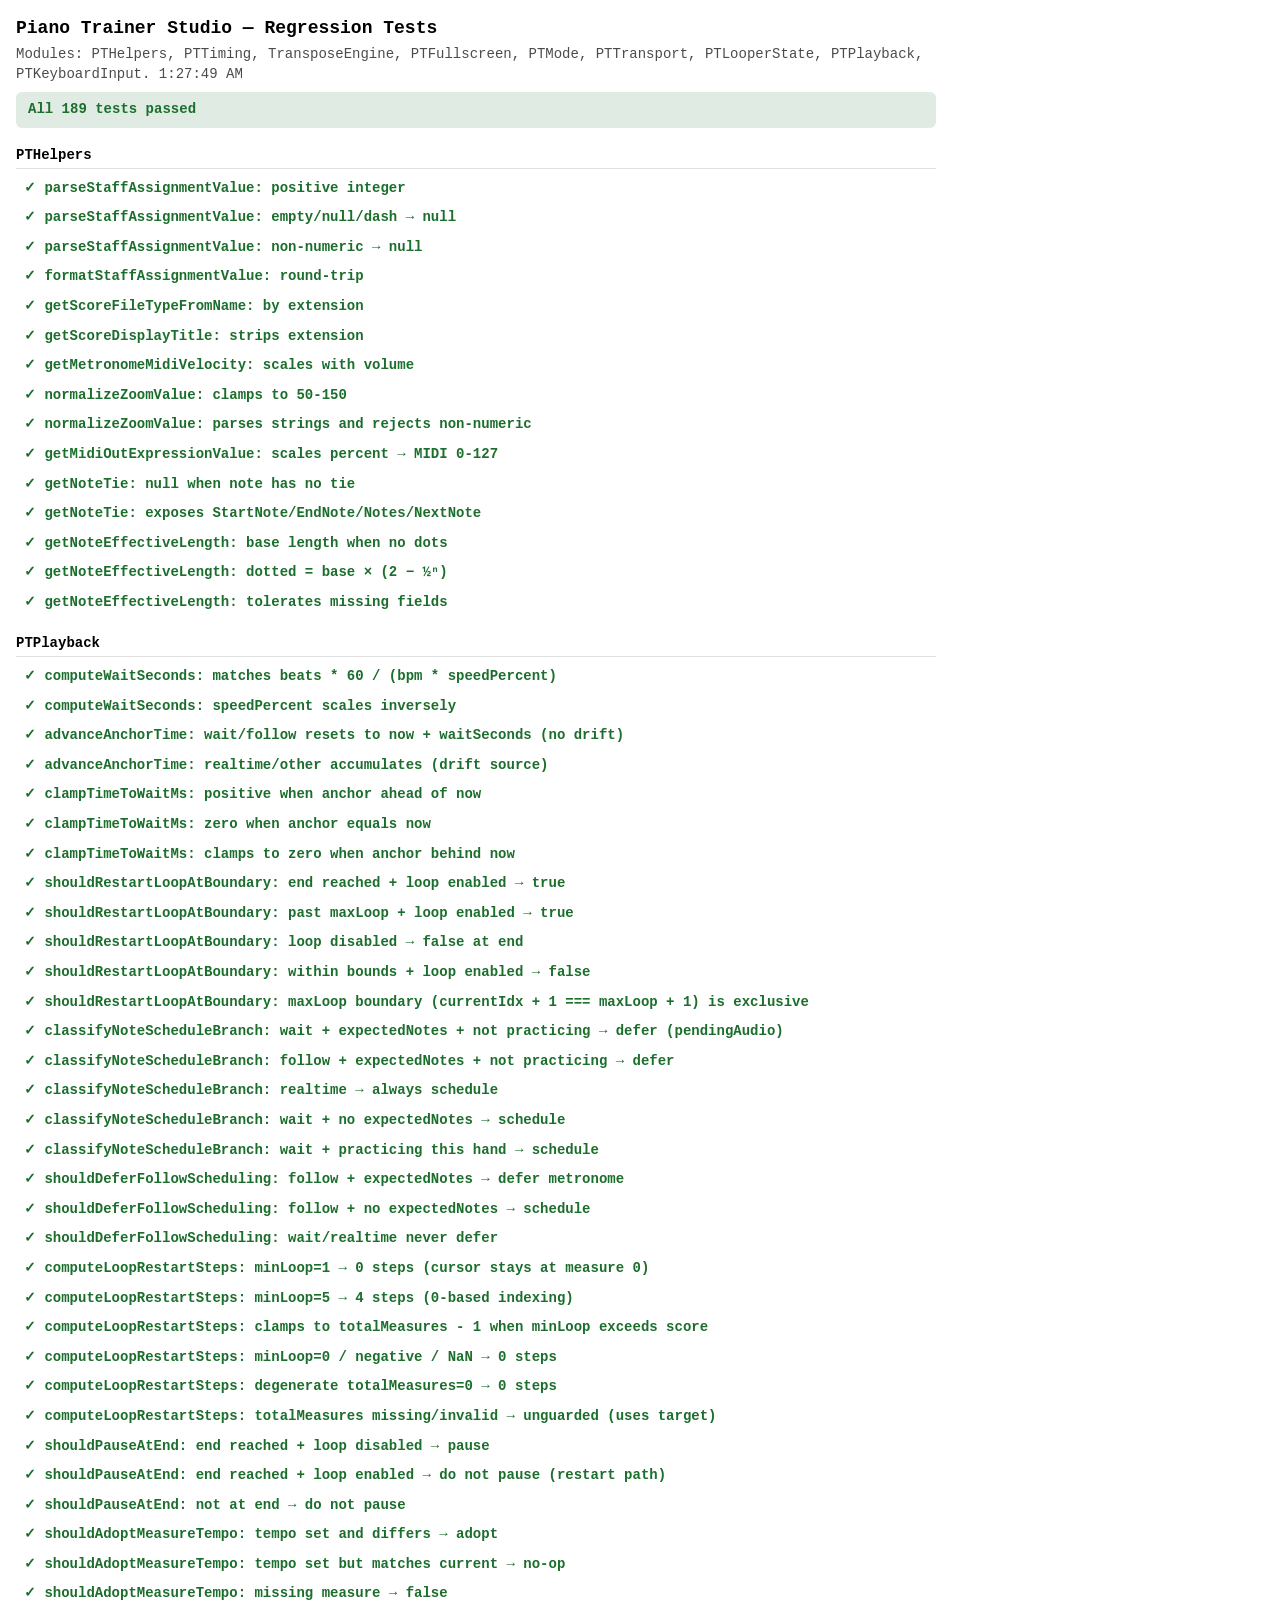
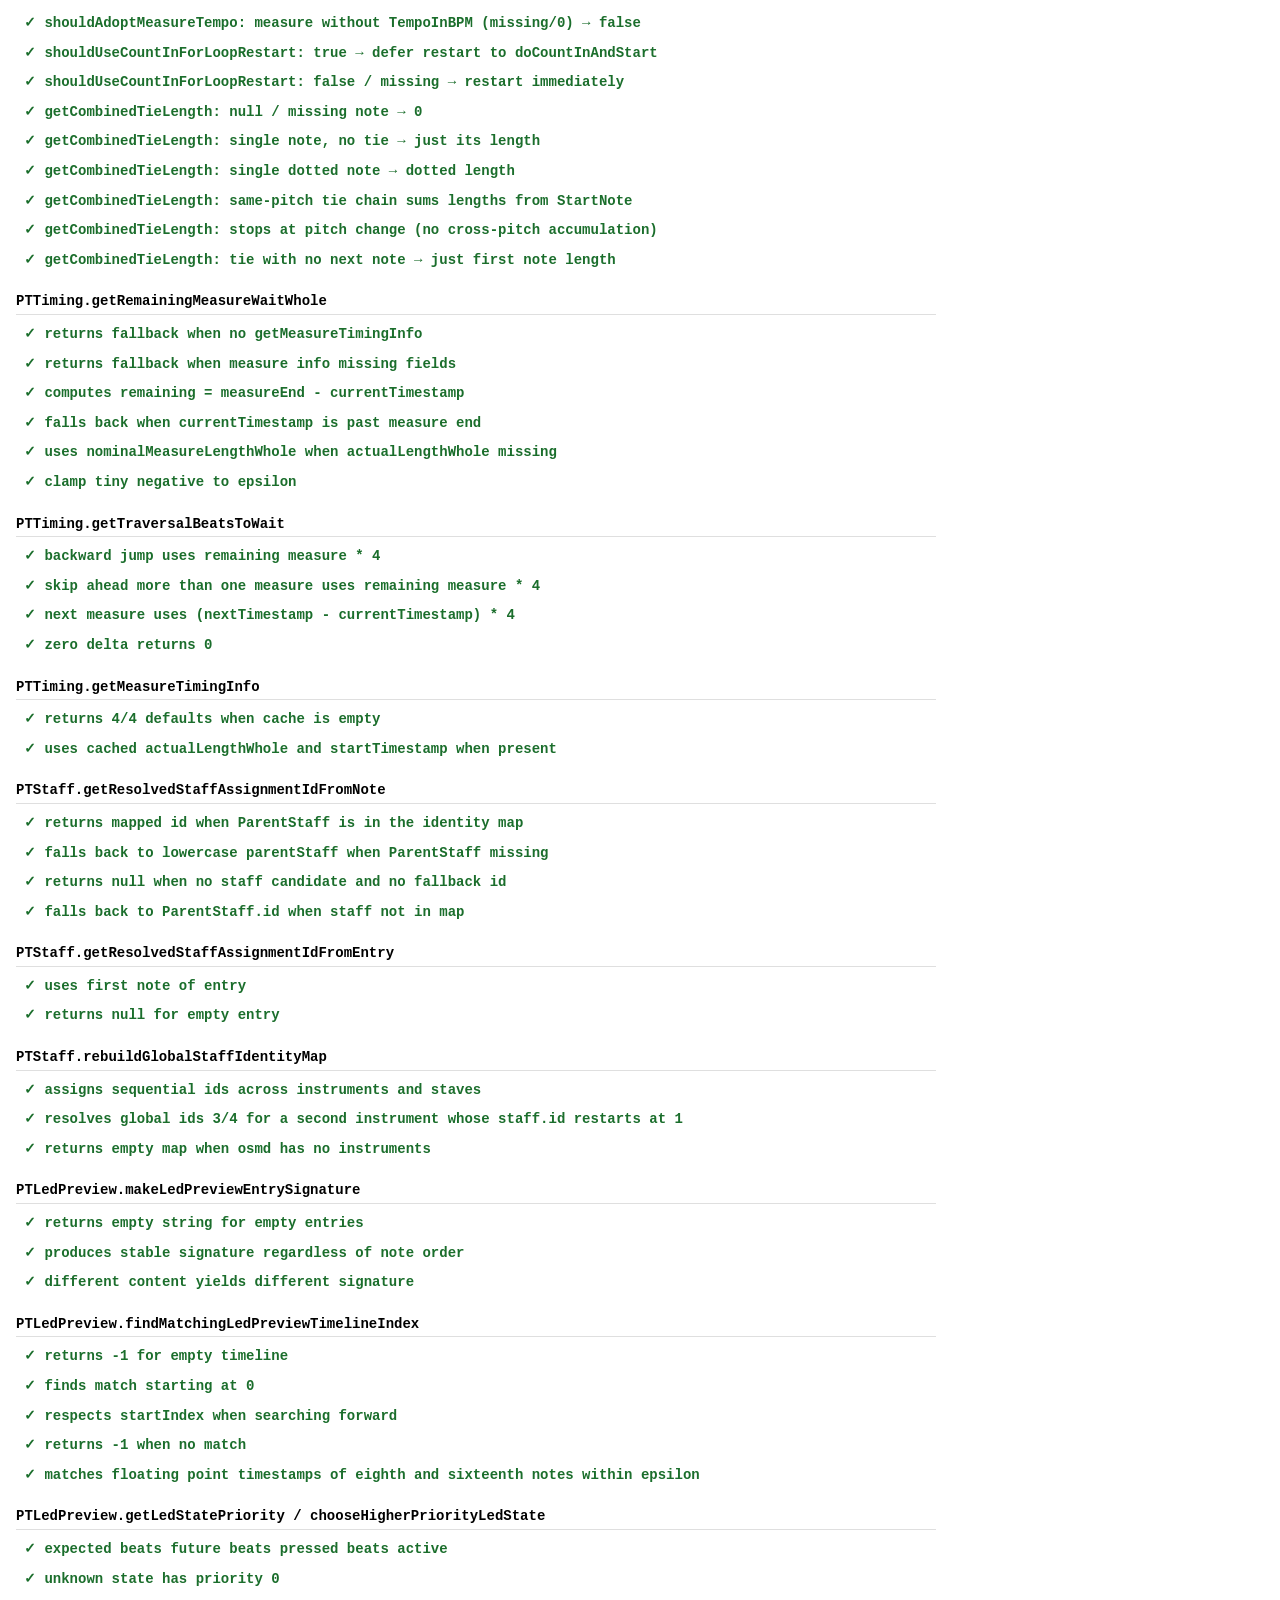
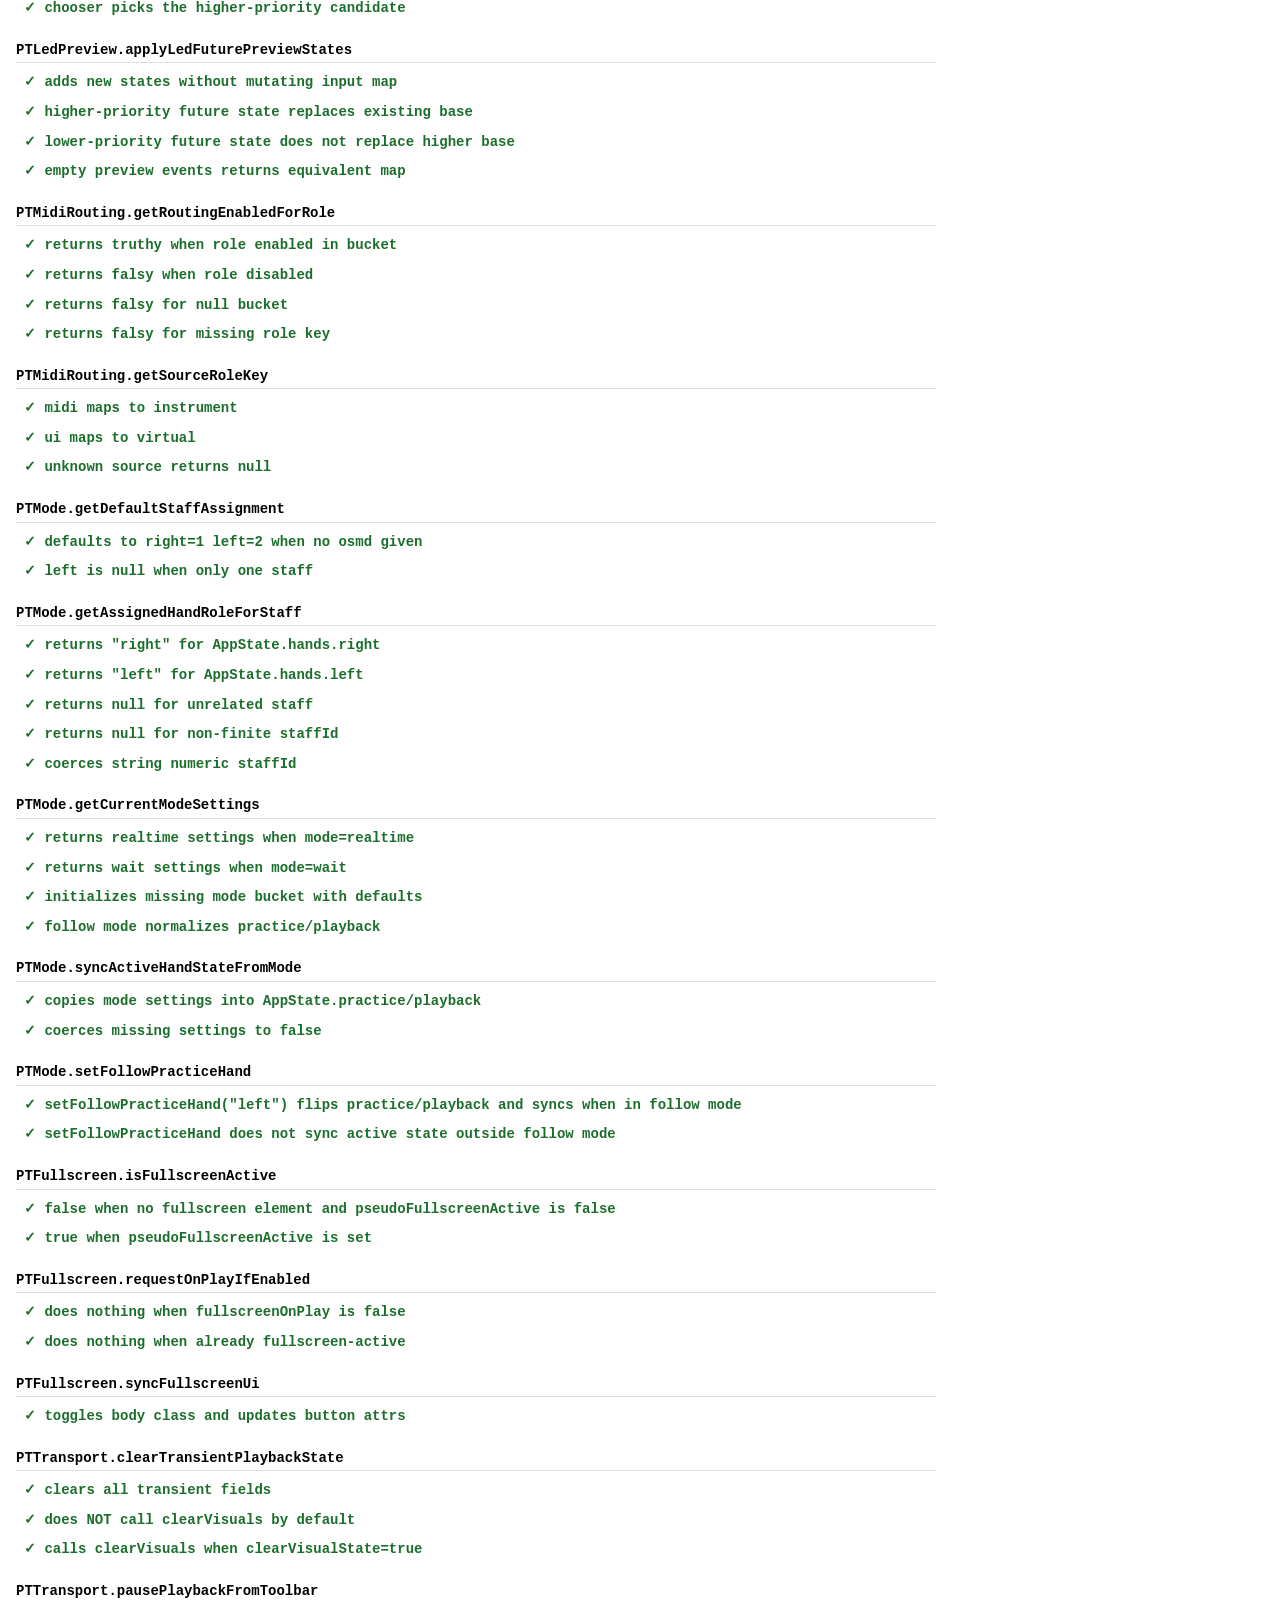
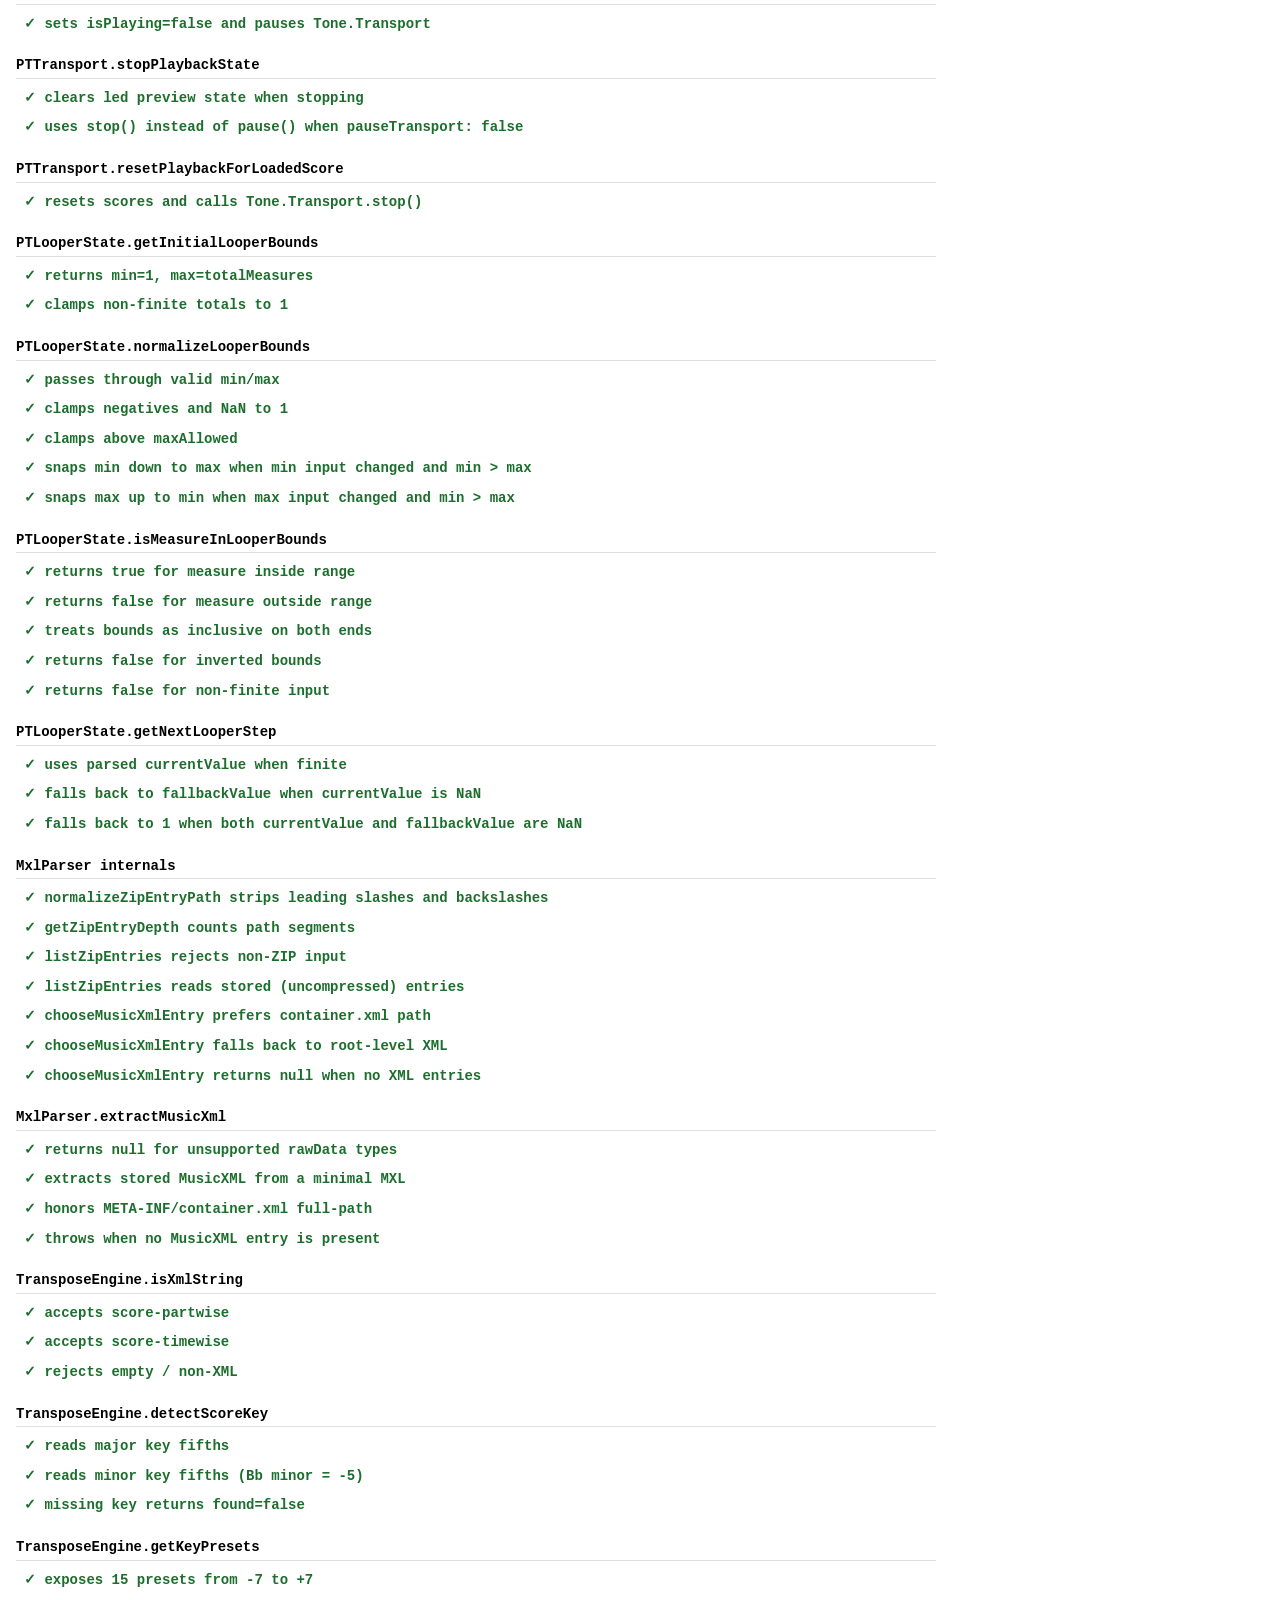
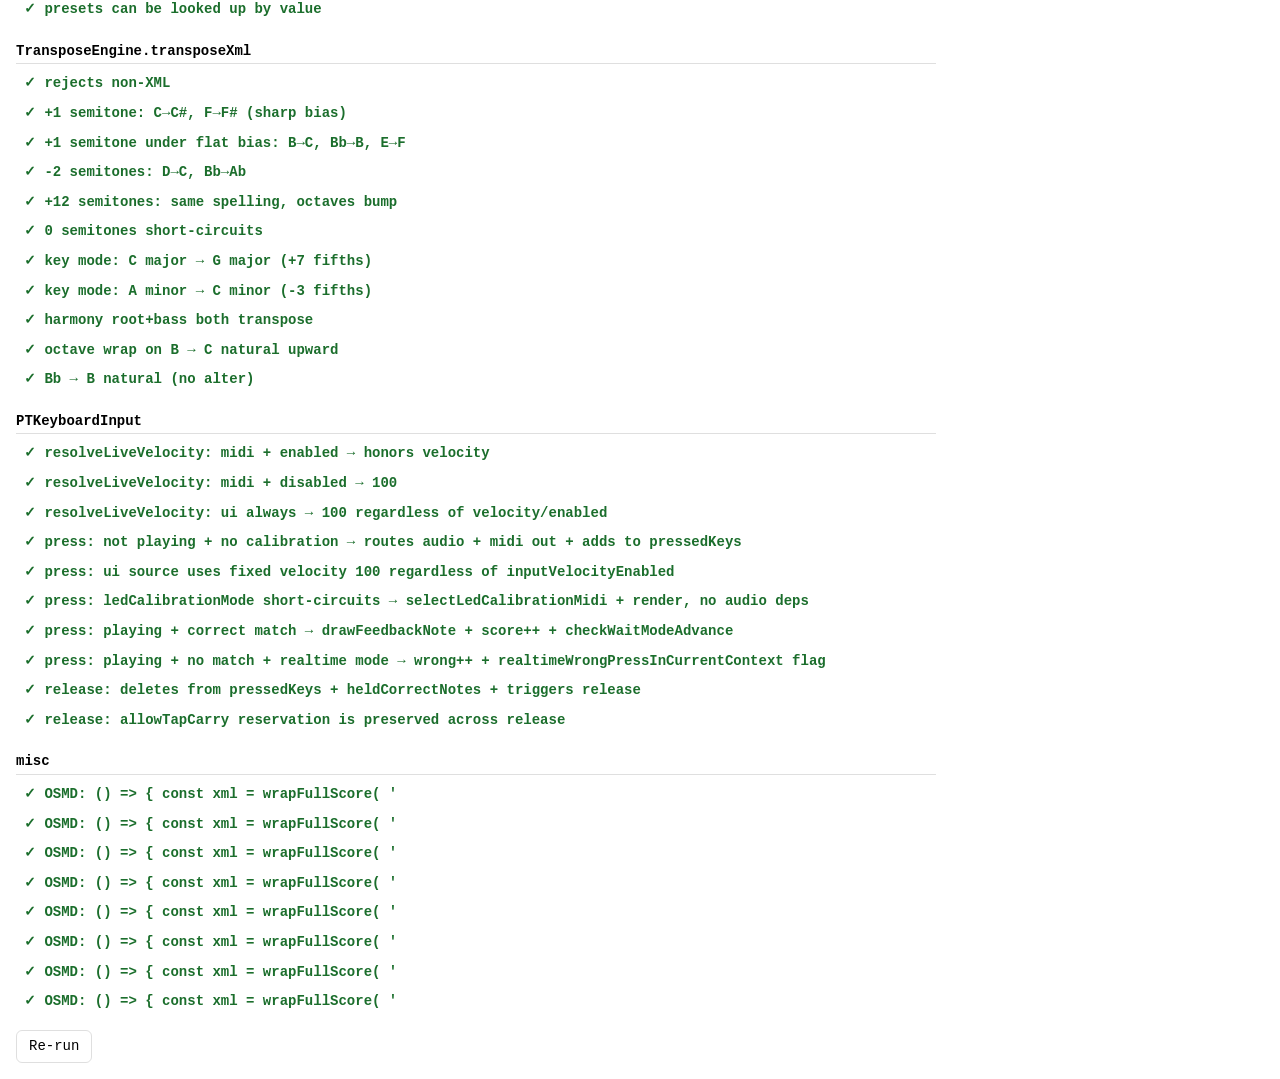
<file: tests.html>
<!doctype html>
<html lang="en">
<head>
<meta charset="utf-8" />
<meta name="viewport" content="width=device-width, initial-scale=1" />
<title>Piano Trainer Studio — Regression Tests</title>
<style>
    :root { color-scheme: light dark; }
    body { font: 14px/1.4 ui-monospace, SFMono-Regular, Menlo, Consolas, monospace; margin: 16px; max-width: 920px; }
    h1 { font-size: 18px; margin: 0 0 4px; }
    h2 { font-size: 14px; margin: 18px 0 6px; border-bottom: 1px solid #8884; padding-bottom: 2px; }
    .summary { padding: 8px 12px; border-radius: 6px; margin-bottom: 12px; font-weight: 600; }
    .summary.pass { background: #1b6e2c22; color: #1b6e2c; }
    .summary.fail { background: #b3261e22; color: #b3261e; }
    ol.tests { list-style: none; padding: 0; margin: 0; }
    li.test { padding: 4px 8px; border-radius: 4px; margin: 2px 0; }
    li.test.pass { color: #1b6e2c; }
    li.test.fail { color: #b3261e; background: #b3261e14; }
    li.test .name { font-weight: 600; }
    li.test .err { display: block; margin-top: 2px; white-space: pre-wrap; color: inherit; opacity: .85; }
    code { background: #8882; padding: 1px 4px; border-radius: 3px; }
    .meta { opacity: .7; margin-bottom: 8px; }
    button { font: inherit; padding: 6px 12px; border-radius: 6px; border: 1px solid #8884; background: transparent; cursor: pointer; }
</style>
</head>
<body>
<h1>Piano Trainer Studio — Regression Tests</h1>
<div class="meta" id="meta">Loading…</div>
<div id="summary"></div>
<div id="results"></div>
<button id="rerun" type="button" style="margin-top:12px">Re-run</button>
<div id="osmd-test-container" style="position:absolute;left:-99999px;width:800px;height:400px;overflow:hidden"></div>

<script>
'use strict';

// ============================================================
// Minimal test runner — no framework, no deps.
// Usage:
//   group('name', () => { test('foo', () => assert.eq(1+1, 2)); });
// ============================================================

const __results = [];
let __currentGroup = 'misc';
let __failed = 0;
let __passed = 0;

function group(name, fn) {
    const previous = __currentGroup;
    __currentGroup = name;
    try { fn(); }
    catch (e) {
        __failed++;
        __results.push({ group: name, name: '<group threw>', pass: false, err: String(e && e.stack || e) });
    }
    __currentGroup = previous;
}

function test(name, fn) {
    try {
        fn();
        __passed++;
        __results.push({ group: __currentGroup, name, pass: true });
    } catch (e) {
        __failed++;
        __results.push({ group: __currentGroup, name, pass: false, err: String(e && e.stack || e) });
    }
}

const assert = {
    ok(cond, msg) {
        if (!cond) throw new Error(msg || 'expected truthy');
    },
    eq(actual, expected, msg) {
        if (actual !== expected) {
            throw new Error((msg ? msg + ' — ' : '') + 'expected ' + JSON.stringify(expected) + ', got ' + JSON.stringify(actual));
        }
    },
    near(actual, expected, eps, msg) {
        if (!(Math.abs(actual - expected) <= eps)) {
            throw new Error((msg ? msg + ' — ' : '') + 'expected ' + expected + ' (±' + eps + '), got ' + actual);
        }
    },
    deepEq(actual, expected, msg) {
        const a = JSON.stringify(actual);
        const b = JSON.stringify(expected);
        if (a !== b) throw new Error((msg ? msg + ' — ' : '') + 'expected ' + b + ', got ' + a);
    },
    throws(fn, msg) {
        let threw = false;
        try { fn(); } catch (_) { threw = true; }
        if (!threw) throw new Error(msg || 'expected throw');
    }
};

// ============================================================
// Load modules under test (load order matters — app-boot mirrors production order)
// ============================================================

function loadScript(src) {
    return new Promise((resolve, reject) => {
        const tag = document.createElement('script');
        tag.src = src;
        tag.onload = () => resolve();
        tag.onerror = () => reject(new Error('Failed to load ' + src));
        document.head.appendChild(tag);
    });
}

async function loadModules() {
    await loadScript('js/trainer-helpers.js');
    await loadScript('js/mxl-parser.js');
    await loadScript('js/transpose/transpose-engine.js');
    await loadScript('js/trainer-timing.js');
    await loadScript('js/staff-id.js');
    await loadScript('js/led-preview.js');
    await loadScript('js/midi-routing.js');
    window.AppState = {
        pseudoFullscreenActive: false,
        fullscreenOnPlay: false,
        mode: 'realtime',
        modeSettings: {
            realtime: { practice: { left: true, right: true }, playback: { left: true, right: true } },
            wait: { practice: { left: true, right: true }, playback: { left: false, right: false } },
            follow: { practice: { left: false, right: true }, playback: { left: true, right: false } }
        },
        practice: { left: true, right: true },
        playback: { left: true, right: true },
        hands: { left: 2, right: 1 },
        isPlaying: false,
        countInActive: false,
        pendingAudio: [{ stub: 1 }],
        followAdvanceInfo: { stub: 1 },
        currentExpectedContext: { stub: 1 },
        earlyGraceReservations: new Map([[60, { stub: 1 }]]),
        isAudioBusy: true,
        expectedNotes: [{ stub: 1 }],
        activeNoteLabels: [{ stub: 1 }],
        realtimeWrongPressInCurrentContext: true,
        preExpectedHeldNotes: new Set([60, 64]),
        lastLedPreviewEvents: [{ stub: 1 }],
        ledPreviewTraversalIndex: 5,
        ledOutputMode: 'none',
        scoreNoteLabels: [],
        score: { correct: 0, wrong: 0 },
        anchorTime: 0,
        baseBpm: 120,
        speedPercent: 1
    };

    // Transport globals (mocks — only what's needed by the functions under test)
    window.Tone = { Transport: { start: () => {}, stop: () => {}, pause: () => {}, bpm: { value: 120 } }, now: () => 0 };
    window.osmd = { cursor: { show: () => {}, reset: () => {}, Iterator: { CurrentMeasureIndex: 0 } }, IsReadyToRender: () => false };
    window.pianoSampler = { releaseAll: () => {} };
    window.lowLatencyPlaybackSynth = { releaseAll: () => {} };
    window.midiAccess = null;
    window.getMidiOutStatus = (b) => b;
    window.clearVisuals = () => {};
    window.refreshScoreNoteLabelsFromCursor = () => {};
    window.renderFeedbackOverlay = () => {};
    window.clearScheduledMetronomeEvents = () => {};
    window.stopWaitModeMetronome = () => {};
    window.clearTempoVisualPulse = () => {};
    window.applyToneLatencyProfileForMode = () => {};
    window.wipeHardwareLEDs = () => {};
    window.WLEDController = { forceClear: () => Promise.resolve() };
    window.GeometryEngine = { clearSvgFeedback: () => {} };
    window.updateScoreDisplay = () => {};
    window.preserveMusicAreaScroll = (cb) => cb();
    window.ensureLedPreviewTimelineBuilt = () => {};
    window.doCountInAndStart = (cb) => cb();
    window.handleAutoScroll = () => {};
    window.startWaitModeMetronome = () => {};
    window.playbackLoop = () => {};
    window.hideToolbarPanels = () => {};
    window.ensureLiveAudioReady = () => Promise.resolve();

    await loadScript('js/trainer-mode.js');
    await loadScript('js/fullscreen.js');
    await loadScript('js/transport.js');
    await loadScript('js/looper-state.js');
    await loadScript('js/playback.js');
    await loadScript('js/keyboard-input.js');
    await loadScript('assets/js/opensheetmusicdisplay.min.js');
}

// ============================================================
// Tests
// ============================================================

function runTests() {
    __results.length = 0;
    __asyncPromises.length = 0;
    __failed = 0; __passed = 0;

    // ---- helpers used by tests below (must be defined before any test() call) ----
    const CRC_TABLE = (() => {
        const t = new Uint32Array(256);
        for (let n = 0; n < 256; n++) {
            let c = n;
            for (let k = 0; k < 8; k++) c = (c & 1) ? (0xedb88320 ^ (c >>> 1)) : (c >>> 1);
            t[n] = c >>> 0;
        }
        return t;
    })();

    function crc32(bytes) {
        let c = 0xffffffff;
        for (let i = 0; i < bytes.length; i++) c = CRC_TABLE[(c ^ bytes[i]) & 0xff] ^ (c >>> 8);
        return (c ^ 0xffffffff) >>> 0;
    }

    // ---- trainer-helpers.js ----
    group('PTHelpers', () => {
        test('parseStaffAssignmentValue: positive integer', () => {
            assert.eq(window.PTHelpers.parseStaffAssignmentValue('3'), 3);
        });
        test('parseStaffAssignmentValue: empty/null/dash → null', () => {
            assert.eq(window.PTHelpers.parseStaffAssignmentValue(''), null);
            assert.eq(window.PTHelpers.parseStaffAssignmentValue('-'), null);
            assert.eq(window.PTHelpers.parseStaffAssignmentValue(null), null);
            assert.eq(window.PTHelpers.parseStaffAssignmentValue(undefined), null);
        });
        test('parseStaffAssignmentValue: non-numeric → null', () => {
            assert.eq(window.PTHelpers.parseStaffAssignmentValue('abc'), null);
            assert.eq(window.PTHelpers.parseStaffAssignmentValue('0'), null);
            assert.eq(window.PTHelpers.parseStaffAssignmentValue('-2'), null);
        });
        test('formatStaffAssignmentValue: round-trip', () => {
            assert.eq(window.PTHelpers.formatStaffAssignmentValue('5'), '5');
            assert.eq(window.PTHelpers.formatStaffAssignmentValue(''), '');
            assert.eq(window.PTHelpers.formatStaffAssignmentValue('x'), '');
            assert.eq(window.PTHelpers.formatStaffAssignmentValue(7), '7');
        });
        test('getScoreFileTypeFromName: by extension', () => {
            assert.eq(window.PTHelpers.getScoreFileTypeFromName('a.xml'), 'xml');
            assert.eq(window.PTHelpers.getScoreFileTypeFromName('A.MUSICXML'), 'musicxml');
            assert.eq(window.PTHelpers.getScoreFileTypeFromName('b.mxl'), 'mxl');
            assert.eq(window.PTHelpers.getScoreFileTypeFromName('note.txt'), 'xml');
            assert.eq(window.PTHelpers.getScoreFileTypeFromName(''), 'xml');
        });
        test('getScoreDisplayTitle: strips extension', () => {
            assert.eq(window.PTHelpers.getScoreDisplayTitle('Song.MUSICXML', 'fallback'), 'Song');
            assert.eq(window.PTHelpers.getScoreDisplayTitle('song.xml', 'Untitled'), 'song');
            assert.eq(window.PTHelpers.getScoreDisplayTitle('song.mxl', 'Untitled'), 'song');
            assert.eq(window.PTHelpers.getScoreDisplayTitle('', 'Untitled'), 'Untitled');
            assert.eq(window.PTHelpers.getScoreDisplayTitle('   .xml  ', 'X'), 'X');
        });
        test('getMetronomeMidiVelocity: scales with volume', () => {
            assert.eq(window.PTHelpers.getMetronomeMidiVelocity(100, 100), 100);
            assert.eq(window.PTHelpers.getMetronomeMidiVelocity(50, 100), 50);
            assert.eq(window.PTHelpers.getMetronomeMidiVelocity(0, 100), 1);
            assert.eq(window.PTHelpers.getMetronomeMidiVelocity(200, 100), 100);
            assert.eq(window.PTHelpers.getMetronomeMidiVelocity(50, 200), 64);
            assert.eq(window.PTHelpers.getMetronomeMidiVelocity('bad', 100), 1);
        });

        test('normalizeZoomValue: clamps to 50-150', () => {
            assert.eq(window.PTHelpers.normalizeZoomValue(100), 100);
            assert.eq(window.PTHelpers.normalizeZoomValue(0), 50);
            assert.eq(window.PTHelpers.normalizeZoomValue(999), 150);
            assert.eq(window.PTHelpers.normalizeZoomValue(50), 50);
            assert.eq(window.PTHelpers.normalizeZoomValue(150), 150);
        });

        test('normalizeZoomValue: parses strings and rejects non-numeric', () => {
            assert.eq(window.PTHelpers.normalizeZoomValue('75'), 75);
            assert.eq(window.PTHelpers.normalizeZoomValue('200'), 150);
            assert.eq(window.PTHelpers.normalizeZoomValue('abc'), null);
            assert.eq(window.PTHelpers.normalizeZoomValue(''), null);
            assert.eq(window.PTHelpers.normalizeZoomValue(null), null);
        });

        test('getMidiOutExpressionValue: scales percent → MIDI 0-127', () => {
            assert.eq(window.PTHelpers.getMidiOutExpressionValue(0), 0);
            assert.eq(window.PTHelpers.getMidiOutExpressionValue(100), 127);
            assert.eq(window.PTHelpers.getMidiOutExpressionValue(50), 64);
            assert.eq(window.PTHelpers.getMidiOutExpressionValue(150), 127, 'clamps high');
            assert.eq(window.PTHelpers.getMidiOutExpressionValue(-10), 0, 'clamps low');
            assert.eq(window.PTHelpers.getMidiOutExpressionValue('bad'), 0);
        });

        test('getNoteTie: null when note has no tie', () => {
            assert.eq(window.PTHelpers.getNoteTie(null), null);
            assert.eq(window.PTHelpers.getNoteTie(undefined), null);
            assert.eq(window.PTHelpers.getNoteTie({}), null);
            assert.eq(window.PTHelpers.getNoteTie({ tie: { Notes: [] } }), null);
        });

        test('getNoteTie: exposes StartNote/EndNote/Notes/NextNote', () => {
            const a = { halfTone: 60 }, b = { halfTone: 60 }, c = { halfTone: 60 };
            const tieObj = { Notes: [a, b, c] };
            a.tie = b.tie = c.tie = tieObj;
            const tie = window.PTHelpers.getNoteTie(a);
            assert.eq(tie.StartNote, a);
            assert.eq(tie.EndNote, c);
            assert.eq(tie.Notes.length, 3);
            assert.eq(tie.NextNote, b);
            assert.eq(window.PTHelpers.getNoteTie(b).NextNote, c);
            assert.eq(window.PTHelpers.getNoteTie(c).NextNote, null);
        });
    });

    // ---- playback.js (seams extracted from trainer-core.js playbackLoop) ----
    group('PTPlayback', () => {
        test('computeWaitSeconds: matches beats * 60 / (bpm * speedPercent)', () => {
            assert.near(window.PTPlayback.computeWaitSeconds(1, 120, 1), 0.5, 1e-9);
            assert.near(window.PTPlayback.computeWaitSeconds(2, 120, 1), 1.0, 1e-9);
            assert.near(window.PTPlayback.computeWaitSeconds(1, 60, 1), 1.0, 1e-9);
        });
        test('computeWaitSeconds: speedPercent scales inversely', () => {
            assert.near(window.PTPlayback.computeWaitSeconds(1, 120, 0.5), 1.0, 1e-9);
            assert.near(window.PTPlayback.computeWaitSeconds(1, 120, 2), 0.25, 1e-9);
        });

        test('advanceAnchorTime: wait/follow resets to now + waitSeconds (no drift)', () => {
            assert.near(window.PTPlayback.advanceAnchorTime(100, 50, 0.5, 'wait'), 50.5, 1e-9);
            assert.near(window.PTPlayback.advanceAnchorTime(100, 50, 0.5, 'follow'), 50.5, 1e-9);
        });
        test('advanceAnchorTime: realtime/other accumulates (drift source)', () => {
            assert.near(window.PTPlayback.advanceAnchorTime(100, 50, 0.5, 'realtime'), 100.5, 1e-9);
            assert.near(window.PTPlayback.advanceAnchorTime(100, 50, 0.5, 'idle'), 100.5, 1e-9);
        });

        test('clampTimeToWaitMs: positive when anchor ahead of now', () => {
            assert.eq(window.PTPlayback.clampTimeToWaitMs(10.5, 10), 500);
        });
        test('clampTimeToWaitMs: zero when anchor equals now', () => {
            assert.eq(window.PTPlayback.clampTimeToWaitMs(10, 10), 0);
        });
        test('clampTimeToWaitMs: clamps to zero when anchor behind now', () => {
            assert.eq(window.PTPlayback.clampTimeToWaitMs(9.5, 10), 0);
        });

        test('shouldRestartLoopAtBoundary: end reached + loop enabled → true', () => {
            assert.ok(window.PTPlayback.shouldRestartLoopAtBoundary({ isEndReached: true, currentMeasureIdx: 4, isLoopEnabled: true, maxLoop: 8 }));
        });
        test('shouldRestartLoopAtBoundary: past maxLoop + loop enabled → true', () => {
            assert.ok(window.PTPlayback.shouldRestartLoopAtBoundary({ isEndReached: false, currentMeasureIdx: 8, isLoopEnabled: true, maxLoop: 8 }));
            assert.ok(window.PTPlayback.shouldRestartLoopAtBoundary({ isEndReached: false, currentMeasureIdx: 9, isLoopEnabled: true, maxLoop: 8 }));
        });
        test('shouldRestartLoopAtBoundary: loop disabled → false at end', () => {
            assert.ok(!window.PTPlayback.shouldRestartLoopAtBoundary({ isEndReached: true, currentMeasureIdx: 8, isLoopEnabled: false, maxLoop: 8 }));
        });
        test('shouldRestartLoopAtBoundary: within bounds + loop enabled → false', () => {
            assert.ok(!window.PTPlayback.shouldRestartLoopAtBoundary({ isEndReached: false, currentMeasureIdx: 3, isLoopEnabled: true, maxLoop: 8 }));
        });
        test('shouldRestartLoopAtBoundary: maxLoop boundary (currentIdx + 1 === maxLoop + 1) is exclusive', () => {
            assert.ok(window.PTPlayback.shouldRestartLoopAtBoundary({ isEndReached: false, currentMeasureIdx: 8, isLoopEnabled: true, maxLoop: 8 }));
        });

        test('classifyNoteScheduleBranch: wait + expectedNotes + not practicing → defer (pendingAudio)', () => {
            assert.ok(window.PTPlayback.classifyNoteScheduleBranch({ mode: 'wait', expectedNotesLength: 3, isPracticingThisHand: false }));
        });
        test('classifyNoteScheduleBranch: follow + expectedNotes + not practicing → defer', () => {
            assert.ok(window.PTPlayback.classifyNoteScheduleBranch({ mode: 'follow', expectedNotesLength: 1, isPracticingThisHand: false }));
        });
        test('classifyNoteScheduleBranch: realtime → always schedule', () => {
            assert.ok(!window.PTPlayback.classifyNoteScheduleBranch({ mode: 'realtime', expectedNotesLength: 3, isPracticingThisHand: false }));
        });
        test('classifyNoteScheduleBranch: wait + no expectedNotes → schedule', () => {
            assert.ok(!window.PTPlayback.classifyNoteScheduleBranch({ mode: 'wait', expectedNotesLength: 0, isPracticingThisHand: false }));
        });
        test('classifyNoteScheduleBranch: wait + practicing this hand → schedule', () => {
            assert.ok(!window.PTPlayback.classifyNoteScheduleBranch({ mode: 'wait', expectedNotesLength: 3, isPracticingThisHand: true }));
        });

        test('shouldDeferFollowScheduling: follow + expectedNotes → defer metronome', () => {
            assert.ok(window.PTPlayback.shouldDeferFollowScheduling('follow', 3));
        });
        test('shouldDeferFollowScheduling: follow + no expectedNotes → schedule', () => {
            assert.ok(!window.PTPlayback.shouldDeferFollowScheduling('follow', 0));
        });
        test('shouldDeferFollowScheduling: wait/realtime never defer', () => {
            assert.ok(!window.PTPlayback.shouldDeferFollowScheduling('wait', 5));
            assert.ok(!window.PTPlayback.shouldDeferFollowScheduling('realtime', 5));
        });

        test('computeLoopRestartSteps: minLoop=1 → 0 steps (cursor stays at measure 0)', () => {
            assert.eq(window.PTPlayback.computeLoopRestartSteps({ minLoop: 1, totalMeasures: 10 }), 0);
        });
        test('computeLoopRestartSteps: minLoop=5 → 4 steps (0-based indexing)', () => {
            assert.eq(window.PTPlayback.computeLoopRestartSteps({ minLoop: 5, totalMeasures: 10 }), 4);
        });
        test('computeLoopRestartSteps: clamps to totalMeasures - 1 when minLoop exceeds score', () => {
            assert.eq(window.PTPlayback.computeLoopRestartSteps({ minLoop: 15, totalMeasures: 10 }), 9);
        });
        test('computeLoopRestartSteps: minLoop=0 / negative / NaN → 0 steps', () => {
            assert.eq(window.PTPlayback.computeLoopRestartSteps({ minLoop: 0, totalMeasures: 10 }), 0);
            assert.eq(window.PTPlayback.computeLoopRestartSteps({ minLoop: -1, totalMeasures: 10 }), 0);
            assert.eq(window.PTPlayback.computeLoopRestartSteps({ minLoop: NaN, totalMeasures: 10 }), 0);
        });
        test('computeLoopRestartSteps: degenerate totalMeasures=0 → 0 steps', () => {
            assert.eq(window.PTPlayback.computeLoopRestartSteps({ minLoop: 5, totalMeasures: 0 }), 0);
        });
        test('computeLoopRestartSteps: totalMeasures missing/invalid → unguarded (uses target)', () => {
            assert.eq(window.PTPlayback.computeLoopRestartSteps({ minLoop: 5 }), 4);
            assert.eq(window.PTPlayback.computeLoopRestartSteps({ minLoop: 5, totalMeasures: NaN }), 4);
        });

        test('shouldPauseAtEnd: end reached + loop disabled → pause', () => {
            assert.ok(window.PTPlayback.shouldPauseAtEnd({ isEndReached: true, isLoopEnabled: false }));
        });
        test('shouldPauseAtEnd: end reached + loop enabled → do not pause (restart path)', () => {
            assert.ok(!window.PTPlayback.shouldPauseAtEnd({ isEndReached: true, isLoopEnabled: true }));
        });
        test('shouldPauseAtEnd: not at end → do not pause', () => {
            assert.ok(!window.PTPlayback.shouldPauseAtEnd({ isEndReached: false, isLoopEnabled: false }));
            assert.ok(!window.PTPlayback.shouldPauseAtEnd({ isEndReached: false, isLoopEnabled: true }));
        });

        test('shouldAdoptMeasureTempo: tempo set and differs → adopt', () => {
            assert.ok(window.PTPlayback.shouldAdoptMeasureTempo({ TempoInBPM: 90 }, 120));
            assert.ok(window.PTPlayback.shouldAdoptMeasureTempo({ TempoInBPM: 60 }, 120));
        });
        test('shouldAdoptMeasureTempo: tempo set but matches current → no-op', () => {
            assert.ok(!window.PTPlayback.shouldAdoptMeasureTempo({ TempoInBPM: 120 }, 120));
        });
        test('shouldAdoptMeasureTempo: missing measure → false', () => {
            assert.ok(!window.PTPlayback.shouldAdoptMeasureTempo(null, 120));
            assert.ok(!window.PTPlayback.shouldAdoptMeasureTempo(undefined, 120));
        });
        test('shouldAdoptMeasureTempo: measure without TempoInBPM (missing/0) → false', () => {
            assert.ok(!window.PTPlayback.shouldAdoptMeasureTempo({}, 120));
            assert.ok(!window.PTPlayback.shouldAdoptMeasureTempo({ TempoInBPM: 0 }, 120));
            assert.ok(!window.PTPlayback.shouldAdoptMeasureTempo({ TempoInBPM: null }, 120));
        });

        test('shouldUseCountInForLoopRestart: true → defer restart to doCountInAndStart', () => {
            assert.ok(window.PTPlayback.shouldUseCountInForLoopRestart(true));
        });
        test('shouldUseCountInForLoopRestart: false / missing → restart immediately', () => {
            assert.ok(!window.PTPlayback.shouldUseCountInForLoopRestart(false));
            assert.ok(!window.PTPlayback.shouldUseCountInForLoopRestart(undefined));
            assert.ok(!window.PTPlayback.shouldUseCountInForLoopRestart(null));
            assert.ok(!window.PTPlayback.shouldUseCountInForLoopRestart(0));
        });

        test('getCombinedTieLength: null / missing note → 0', () => {
            assert.eq(window.PTPlayback.getCombinedTieLength(null), 0);
            assert.eq(window.PTPlayback.getCombinedTieLength(undefined), 0);
        });

        test('getCombinedTieLength: single note, no tie → just its length', () => {
            const note = { Length: { RealValue: 0.25 }, DotsXml: 0 };
            assert.eq(window.PTPlayback.getCombinedTieLength(note), 0.25);
        });

        test('getCombinedTieLength: single dotted note → dotted length', () => {
            const note = { Length: { RealValue: 0.25 }, DotsXml: 1 };
            assert.near(window.PTPlayback.getCombinedTieLength(note), 0.375, 1e-9);
        });

        test('getCombinedTieLength: same-pitch tie chain sums lengths from StartNote', () => {
            const n1 = { Length: { RealValue: 0.25 }, DotsXml: 0, halfTone: 60 };
            const n2 = { Length: { RealValue: 0.25 }, DotsXml: 0, halfTone: 60 };
            const n3 = { Length: { RealValue: 0.5 }, DotsXml: 0, halfTone: 60 };
            n1.tie = { Notes: [n1, n2, n3] };
            n2.tie = { Notes: [n1, n2, n3] };
            n3.tie = { Notes: [n1, n2, n3] };
            assert.near(window.PTPlayback.getCombinedTieLength(n1), 1.0, 1e-9);
            // Mid-chain: walks forward only (n2 → n3), returns chain remainder
            assert.near(window.PTPlayback.getCombinedTieLength(n2), 0.75, 1e-9);
        });

        test('getCombinedTieLength: stops at pitch change (no cross-pitch accumulation)', () => {
            const n1 = { Length: { RealValue: 0.25 }, DotsXml: 0, halfTone: 60 };
            const n2 = { Length: { RealValue: 0.25 }, DotsXml: 0, halfTone: 62 };
            n1.tie = { Notes: [n1, n2] };
            n2.tie = { Notes: [n1, n2] };
            assert.near(window.PTPlayback.getCombinedTieLength(n1), 0.25, 1e-9);
        });

        test('getCombinedTieLength: tie with no next note → just first note length', () => {
            const n1 = { Length: { RealValue: 0.5 }, DotsXml: 0, halfTone: 60 };
            n1.tie = { Notes: [n1] };
            assert.eq(window.PTPlayback.getCombinedTieLength(n1), 0.5);
        });
    });

    // ---- trainer-helpers.js (continued: getNoteEffectiveLength) ----
    group('PTHelpers', () => {
        test('getNoteEffectiveLength: base length when no dots', () => {
            assert.eq(window.PTHelpers.getNoteEffectiveLength({ Length: { RealValue: 0.25 }, DotsXml: 0 }), 0.25);
            assert.eq(window.PTHelpers.getNoteEffectiveLength({ Length: { RealValue: 0.5 }, DotsXml: 0 }), 0.5);
        });

        test('getNoteEffectiveLength: dotted = base × (2 − ½ⁿ)', () => {
            assert.near(window.PTHelpers.getNoteEffectiveLength({ Length: { RealValue: 0.25 }, DotsXml: 1 }), 0.375, 1e-9);
            assert.near(window.PTHelpers.getNoteEffectiveLength({ Length: { RealValue: 0.25 }, DotsXml: 2 }), 0.4375, 1e-9);
            assert.near(window.PTHelpers.getNoteEffectiveLength({ Length: { RealValue: 0.25 }, DotsXml: 3 }), 0.46875, 1e-9);
            assert.near(window.PTHelpers.getNoteEffectiveLength({ Length: { RealValue: 0.5 }, DotsXml: 1 }), 0.75, 1e-9);
        });

        test('getNoteEffectiveLength: tolerates missing fields', () => {
            assert.eq(window.PTHelpers.getNoteEffectiveLength(null), 0);
            assert.eq(window.PTHelpers.getNoteEffectiveLength({}), 0);
            assert.eq(window.PTHelpers.getNoteEffectiveLength({ Length: {} }), 0);
        });
    });

    // ---- trainer-timing.js ----
    group('PTTiming.getRemainingMeasureWaitWhole', () => {
        const getInfo = (info) => () => info;

        test('returns fallback when no getMeasureTimingInfo', () => {
            const w = window.PTTiming.getRemainingMeasureWaitWhole({ currentMeasureIdx: 0, currentTimestamp: 0, fallbackLength: 0.5 });
            assert.near(w, 0.5, 1e-9);
        });

        test('returns fallback when measure info missing fields', () => {
            const w = window.PTTiming.getRemainingMeasureWaitWhole({
                currentMeasureIdx: 0, currentTimestamp: 1, fallbackLength: 0.25, getMeasureTimingInfo: getInfo({})
            });
            assert.near(w, 0.25, 1e-9);
        });

        test('computes remaining = measureEnd - currentTimestamp', () => {
            const w = window.PTTiming.getRemainingMeasureWaitWhole({
                currentMeasureIdx: 0, currentTimestamp: 1, fallbackLength: 1,
                getMeasureTimingInfo: getInfo({ startTimestamp: 0, actualLengthWhole: 2 })
            });
            assert.near(w, 1, 1e-9);
        });

        test('falls back when currentTimestamp is past measure end', () => {
            const w = window.PTTiming.getRemainingMeasureWaitWhole({
                currentMeasureIdx: 0, currentTimestamp: 5, fallbackLength: 0.75,
                getMeasureTimingInfo: getInfo({ startTimestamp: 0, actualLengthWhole: 2 })
            });
            assert.near(w, 0.75, 1e-9);
        });

        test('uses nominalMeasureLengthWhole when actualLengthWhole missing', () => {
            const w = window.PTTiming.getRemainingMeasureWaitWhole({
                currentMeasureIdx: 0, currentTimestamp: 0.5, fallbackLength: 1,
                getMeasureTimingInfo: getInfo({ startTimestamp: 0, nominalMeasureLengthWhole: 3 })
            });
            assert.near(w, 2.5, 1e-9);
        });

        test('clamp tiny negative to epsilon', () => {
            const w = window.PTTiming.getRemainingMeasureWaitWhole({
                currentMeasureIdx: 0, currentTimestamp: 2.00000001, fallbackLength: 0.5,
                getMeasureTimingInfo: getInfo({ startTimestamp: 0, actualLengthWhole: 2 })
            });
            assert.near(w, 0.5, 1e-9);
        });
    });

    group('PTTiming.getTraversalBeatsToWait', () => {
        const getInfo = (info) => () => info;

        test('backward jump uses remaining measure * 4', () => {
            const w = window.PTTiming.getTraversalBeatsToWait({
                currentMeasureIdx: 4, currentTimestamp: 0.5, nextMeasureIdx: 1, nextTimestamp: 0,
                fallbackLength: 1,
                getMeasureTimingInfo: getInfo({ startTimestamp: 0, actualLengthWhole: 2 })
            });
            assert.near(w, 6, 1e-9);
        });

        test('skip ahead more than one measure uses remaining measure * 4', () => {
            const w = window.PTTiming.getTraversalBeatsToWait({
                currentMeasureIdx: 0, currentTimestamp: 0.25, nextMeasureIdx: 5, nextTimestamp: 4,
                fallbackLength: 1,
                getMeasureTimingInfo: getInfo({ startTimestamp: 0, actualLengthWhole: 1 })
            });
            assert.near(w, 3, 1e-9);
        });

        test('next measure uses (nextTimestamp - currentTimestamp) * 4', () => {
            const w = window.PTTiming.getTraversalBeatsToWait({
                currentMeasureIdx: 0, currentTimestamp: 0.25, nextMeasureIdx: 1, nextTimestamp: 1,
                fallbackLength: 1,
                getMeasureTimingInfo: getInfo({ startTimestamp: 0, actualLengthWhole: 1 })
            });
            assert.near(w, 3, 1e-9);
        });

        test('zero delta returns 0', () => {
            const w = window.PTTiming.getTraversalBeatsToWait({
                currentMeasureIdx: 0, currentTimestamp: 0.5, nextMeasureIdx: 1, nextTimestamp: 0.5,
                fallbackLength: 1,
                getMeasureTimingInfo: getInfo({ startTimestamp: 0, actualLengthWhole: 1 })
            });
            assert.near(w, 0, 1e-9);
        });
    });

    group('PTTiming.getMeasureTimingInfo', () => {
        const fakeOsmd = (sig) => ({
            Sheet: { SourceMeasures: [{ ActiveTimeSignature: sig }] }
        });

        test('returns 4/4 defaults when cache is empty', () => {
            const cache = window.PTTiming._getMeasureTimingCache();
            cache.length = 0;
            const info = window.PTTiming.getMeasureTimingInfo(fakeOsmd({ Numerator: 4, Denominator: 4 }), 0);
            assert.eq(info.numerator, 4);
            assert.eq(info.denominator, 4);
            assert.eq(info.startTimestamp, 0);
            assert.near(info.actualLengthWhole, info.nominalMeasureLengthWhole, 1e-9);
        });

        test('uses cached actualLengthWhole and startTimestamp when present', () => {
            const cache = window.PTTiming._getMeasureTimingCache();
            cache.length = 0;
            cache[0] = { startTimestamp: 2.5, actualLengthWhole: 1.75, nominalMeasureLengthWhole: 1, numerator: 4, denominator: 4 };
            const info = window.PTTiming.getMeasureTimingInfo(fakeOsmd({ Numerator: 4, Denominator: 4 }), 0);
            assert.near(info.actualLengthWhole, 1.75, 1e-9);
            assert.near(info.startTimestamp, 2.5, 1e-9);
        });
    });

    // ---- staff-id.js ----
    group('PTStaff.getResolvedStaffAssignmentIdFromNote', () => {
        const seedMap = (pairs) => {
            const map = window.PTStaff._getStaffIdentityMap();
            map.clear();
            pairs.forEach(([staff, id]) => map.set(staff, id));
        };
        const staffA = { id: 7 };
        const staffB = { id: 8 };

        test('returns mapped id when ParentStaff is in the identity map', () => {
            seedMap([[staffA, 3]]);
            const note = { ParentStaff: staffA };
            assert.eq(window.PTStaff.getResolvedStaffAssignmentIdFromNote(note), 3);
        });

        test('falls back to lowercase parentStaff when ParentStaff missing', () => {
            seedMap([[staffB, 5]]);
            const note = { parentStaff: staffB };
            assert.eq(window.PTStaff.getResolvedStaffAssignmentIdFromNote(note), 5);
        });

        test('returns null when no staff candidate and no fallback id', () => {
            seedMap([]);
            assert.eq(window.PTStaff.getResolvedStaffAssignmentIdFromNote({}), null);
        });

        test('falls back to ParentStaff.id when staff not in map', () => {
            seedMap([]);
            const note = { ParentStaff: { id: 9 } };
            assert.eq(window.PTStaff.getResolvedStaffAssignmentIdFromNote(note), 9);
        });
    });

    group('PTStaff.getResolvedStaffAssignmentIdFromEntry', () => {
        const seedMap = (pairs) => {
            const map = window.PTStaff._getStaffIdentityMap();
            map.clear();
            pairs.forEach(([staff, id]) => map.set(staff, id));
        };
        const staff = { id: 4 };

        test('uses first note of entry', () => {
            seedMap([[staff, 2]]);
            const entry = { Notes: [{ ParentStaff: staff }] };
            assert.eq(window.PTStaff.getResolvedStaffAssignmentIdFromEntry(entry), 2);
        });

        test('returns null for empty entry', () => {
            seedMap([]);
            assert.eq(window.PTStaff.getResolvedStaffAssignmentIdFromEntry({}), null);
        });
    });

    group('PTStaff.rebuildGlobalStaffIdentityMap', () => {
        test('assigns sequential ids across instruments and staves', () => {
            const fakeOsmd = {
                Sheet: {
                    Instruments: [
                        { Staves: [{}, {}] },
                        { Staves: [{}] }
                    ]
                }
            };
            const map = window.PTStaff.rebuildGlobalStaffIdentityMap(fakeOsmd);
            assert.eq(map.size, 3);
            const ids = Array.from(map.values());
            assert.deepEq(ids, [1, 2, 3]);
        });

        test('resolves global ids 3/4 for a second instrument whose staff.id restarts at 1', () => {
            const inst1 = { Staves: [{ id: 1 }, { id: 2 }] };
            const inst2 = { Staves: [{ id: 1 }, { id: 2 }] };
            window.PTStaff.rebuildGlobalStaffIdentityMap({ Sheet: { Instruments: [inst1, inst2] } });
            assert.eq(window.PTStaff.getResolvedStaffAssignmentIdFromNote({ ParentStaff: inst2.Staves[0] }), 3);
            assert.eq(window.PTStaff.getResolvedStaffAssignmentIdFromNote({ ParentStaff: inst2.Staves[1] }), 4);
        });

        test('returns empty map when osmd has no instruments', () => {
            const map = window.PTStaff.rebuildGlobalStaffIdentityMap({});
            assert.eq(map.size, 0);
        });
    });

    // ---- led-preview.js ----
    group('PTLedPreview.makeLedPreviewEntrySignature', () => {
        const note = (midi, staffId = 0, rest = false, length = 1, tie = null) => ({
            halfTone: midi - 12,
            ParentStaff: { id: staffId },
            isRest: rest ? () => true : () => false,
            Length: length,
            ...(tie && { NoteTie: tie })
        });

        test('returns empty string for empty entries', () => {
            assert.eq(window.PTLedPreview.makeLedPreviewEntrySignature([]), '');
            assert.eq(window.PTLedPreview.makeLedPreviewEntrySignature(null), '');
        });

        test('produces stable signature regardless of note order', () => {
            const a = note(60);
            const b = note(64);
            const sig1 = window.PTLedPreview.makeLedPreviewEntrySignature([{ Notes: [a, b] }]);
            const sig2 = window.PTLedPreview.makeLedPreviewEntrySignature([{ Notes: [b, a] }]);
            assert.eq(sig1, sig2);
        });

        test('different content yields different signature', () => {
            const a = note(60);
            const b = note(64);
            const sig1 = window.PTLedPreview.makeLedPreviewEntrySignature([{ Notes: [a] }]);
            const sig2 = window.PTLedPreview.makeLedPreviewEntrySignature([{ Notes: [b] }]);
            assert.ok(sig1 !== sig2);
        });
    });

    group('PTLedPreview.findMatchingLedPreviewTimelineIndex', () => {
        test('returns -1 for empty timeline', () => {
            assert.eq(window.PTLedPreview.findMatchingLedPreviewTimelineIndex([], 0, 0, 'x'), -1);
            assert.eq(window.PTLedPreview.findMatchingLedPreviewTimelineIndex(null, 0, 0, 'x'), -1);
        });

        test('finds match starting at 0', () => {
            const tl = [
                { measureIndex: 0, timestamp: 0, signature: 'a' },
                { measureIndex: 1, timestamp: 0.5, signature: 'b' }
            ];
            assert.eq(window.PTLedPreview.findMatchingLedPreviewTimelineIndex(tl, 1, 0.5, 'b'), 1);
        });

        test('respects startIndex when searching forward', () => {
            const tl = [
                { measureIndex: 0, timestamp: 0, signature: 'a' },
                { measureIndex: 0, timestamp: 0, signature: 'a' },
                { measureIndex: 0, timestamp: 0, signature: 'a' }
            ];
            assert.eq(window.PTLedPreview.findMatchingLedPreviewTimelineIndex(tl, 0, 0, 'a', 2), 2);
        });

        test('returns -1 when no match', () => {
            const tl = [{ measureIndex: 0, timestamp: 0, signature: 'a' }];
            assert.eq(window.PTLedPreview.findMatchingLedPreviewTimelineIndex(tl, 0, 0, 'b'), -1);
        });

        test('matches floating point timestamps of eighth and sixteenth notes within epsilon', () => {
            const tl = [
                { measureIndex: 0, timestamp: 0, signature: 'a' },
                { measureIndex: 0, timestamp: 0.125, signature: 'b' },
                { measureIndex: 0, timestamp: 0.18750000000000003, signature: 'c' }
            ];
            assert.eq(window.PTLedPreview.findMatchingLedPreviewTimelineIndex(tl, 0, 0.1875, 'c'), 2);
        });
    });

    group('PTLedPreview.getLedStatePriority / chooseHigherPriorityLedState', () => {
        test('expected beats future beats pressed beats active', () => {
            assert.ok(window.PTLedPreview.getLedStatePriority('expected-l') > window.PTLedPreview.getLedStatePriority('future1-l'));
            assert.ok(window.PTLedPreview.getLedStatePriority('future1-l') > window.PTLedPreview.getLedStatePriority('pressed-l'));
            assert.ok(window.PTLedPreview.getLedStatePriority('pressed-l') > window.PTLedPreview.getLedStatePriority('active'));
        });

        test('unknown state has priority 0', () => {
            assert.eq(window.PTLedPreview.getLedStatePriority('garbage'), 0);
            assert.eq(window.PTLedPreview.getLedStatePriority(null), 0);
        });

        test('chooser picks the higher-priority candidate', () => {
            assert.eq(window.PTLedPreview.chooseHigherPriorityLedState('pressed-l', 'expected-l'), 'expected-l');
            assert.eq(window.PTLedPreview.chooseHigherPriorityLedState('expected-l', 'future1-l'), 'expected-l');
        });
    });

    group('PTLedPreview.applyLedFuturePreviewStates', () => {
        test('adds new states without mutating input map', () => {
            const base = new Map([[60, 'pressed-l']]);
            const events = [{ notes: [{ midi: 64, state: 'future1-r' }] }];
            const result = window.PTLedPreview.applyLedFuturePreviewStates(base, events);
            assert.eq(result.get(60), 'pressed-l');
            assert.eq(result.get(64), 'future1-r');
            assert.eq(base.has(64), false);
        });

        test('higher-priority future state replaces existing base', () => {
            const base = new Map([[60, 'pressed-l']]);
            const events = [{ notes: [{ midi: 60, state: 'future1-l' }] }];
            const result = window.PTLedPreview.applyLedFuturePreviewStates(base, events);
            assert.eq(result.get(60), 'future1-l');
        });

        test('lower-priority future state does not replace higher base', () => {
            const base = new Map([[60, 'expected-l']]);
            const events = [{ notes: [{ midi: 60, state: 'future1-l' }] }];
            const result = window.PTLedPreview.applyLedFuturePreviewStates(base, events);
            assert.eq(result.get(60), 'expected-l');
        });

        test('empty preview events returns equivalent map', () => {
            const base = new Map([[60, 'expected-l']]);
            const result = window.PTLedPreview.applyLedFuturePreviewStates(base, []);
            assert.eq(result.get(60), 'expected-l');
        });
    });

    // ---- midi-routing.js ----
    group('PTMidiRouting.getRoutingEnabledForRole', () => {
        test('returns truthy when role enabled in bucket', () => {
            assert.ok(window.PTMidiRouting.getRoutingEnabledForRole({ hands: true }, 'hands'));
        });

        test('returns falsy when role disabled', () => {
            assert.ok(!window.PTMidiRouting.getRoutingEnabledForRole({ hands: false }, 'hands'));
        });

        test('returns falsy for null bucket', () => {
            assert.ok(!window.PTMidiRouting.getRoutingEnabledForRole(null, 'hands'));
        });

        test('returns falsy for missing role key', () => {
            assert.ok(!window.PTMidiRouting.getRoutingEnabledForRole({}, 'hands'));
        });
    });

    group('PTMidiRouting.getSourceRoleKey', () => {
        test('midi maps to instrument', () => {
            assert.eq(window.PTMidiRouting.getSourceRoleKey('midi'), 'instrument');
        });

        test('ui maps to virtual', () => {
            assert.eq(window.PTMidiRouting.getSourceRoleKey('ui'), 'virtual');
        });

        test('unknown source returns null', () => {
            assert.eq(window.PTMidiRouting.getSourceRoleKey('nonsense'), null);
        });
    });

    // ---- trainer-mode.js ----
    group('PTMode.getDefaultStaffAssignment', () => {
        test('defaults to right=1 left=2 when no osmd given', () => {
            const d = window.PTMode.getDefaultStaffAssignment(null);
            assert.eq(d.right, 1);
            assert.eq(d.left, 2);
        });

        test('left is null when only one staff', () => {
            const osmd = { GraphicSheet: { MeasureList: { 0: [{}] } } };
            const d = window.PTMode.getDefaultStaffAssignment(osmd);
            assert.eq(d.right, 1);
            assert.eq(d.left, null);
        });
    });

    group('PTMode.getAssignedHandRoleForStaff', () => {
        test('returns "right" for AppState.hands.right', () => {
            AppState.hands = { left: 2, right: 1 };
            assert.eq(window.PTMode.getAssignedHandRoleForStaff(1), 'right');
        });

        test('returns "left" for AppState.hands.left', () => {
            AppState.hands = { left: 2, right: 1 };
            assert.eq(window.PTMode.getAssignedHandRoleForStaff(2), 'left');
        });

        test('returns null for unrelated staff', () => {
            AppState.hands = { left: 2, right: 1 };
            assert.eq(window.PTMode.getAssignedHandRoleForStaff(99), null);
        });

        test('returns null for non-finite staffId', () => {
            assert.eq(window.PTMode.getAssignedHandRoleForStaff('x'), null);
            assert.eq(window.PTMode.getAssignedHandRoleForStaff(null), null);
            assert.eq(window.PTMode.getAssignedHandRoleForStaff(undefined), null);
        });

        test('coerces string numeric staffId', () => {
            AppState.hands = { left: 2, right: 1 };
            assert.eq(window.PTMode.getAssignedHandRoleForStaff('2'), 'left');
        });
    });

    group('PTMode.getCurrentModeSettings', () => {
        test('returns realtime settings when mode=realtime', () => {
            AppState.mode = 'realtime';
            AppState.modeSettings = {
                realtime: { practice: { left: false, right: true }, playback: { left: true, right: false } }
            };
            const s = window.PTMode.getCurrentModeSettings();
            assert.eq(s.practice.left, false);
            assert.eq(s.playback.right, false);
        });

        test('returns wait settings when mode=wait', () => {
            AppState.mode = 'wait';
            AppState.modeSettings = {
                wait: { practice: { left: true, right: false }, playback: { left: false, right: true } }
            };
            const s = window.PTMode.getCurrentModeSettings();
            assert.eq(s.practice.right, false);
            assert.eq(s.playback.left, false);
        });

        test('initializes missing mode bucket with defaults', () => {
            AppState.mode = 'realtime';
            AppState.modeSettings = {};
            const s = window.PTMode.getCurrentModeSettings();
            assert.eq(s.practice.left, true);
            assert.eq(s.practice.right, true);
            assert.ok(AppState.modeSettings.realtime);
        });

        test('follow mode normalizes practice/playback', () => {
            AppState.mode = 'follow';
            AppState.modeSettings = {
                follow: { practice: { left: true, right: false }, playback: { left: true, right: false } }
            };
            window.PTMode.getCurrentModeSettings();
            const f = AppState.modeSettings.follow;
            assert.eq(f.practice.left, true);
            assert.eq(f.practice.right, false);
            assert.eq(f.playback.left, false);
            assert.eq(f.playback.right, true);
        });
    });

    group('PTMode.syncActiveHandStateFromMode', () => {
        test('copies mode settings into AppState.practice/playback', () => {
            AppState.mode = 'realtime';
            AppState.modeSettings = {
                realtime: { practice: { left: false, right: true }, playback: { left: true, right: false } }
            };
            AppState.practice = { left: true, right: true };
            AppState.playback = { left: true, right: true };
            window.PTMode.syncActiveHandStateFromMode();
            assert.eq(AppState.practice.left, false);
            assert.eq(AppState.practice.right, true);
            assert.eq(AppState.playback.left, true);
            assert.eq(AppState.playback.right, false);
        });

        test('coerces missing settings to false', () => {
            AppState.mode = 'realtime';
            AppState.modeSettings = {
                realtime: { practice: {}, playback: { left: 1, right: 0 } }
            };
            AppState.practice = { left: true, right: true };
            AppState.playback = { left: true, right: true };
            window.PTMode.syncActiveHandStateFromMode();
            assert.eq(AppState.practice.left, false);
            assert.eq(AppState.practice.right, false);
            assert.eq(AppState.playback.left, true);
            assert.eq(AppState.playback.right, false);
        });
    });

    group('PTMode.setFollowPracticeHand', () => {
        test('setFollowPracticeHand("left") flips practice/playback and syncs when in follow mode', () => {
            AppState.mode = 'follow';
            AppState.modeSettings = {
                follow: { practice: { left: false, right: true }, playback: { left: true, right: false } }
            };
            AppState.practice = { left: false, right: true };
            AppState.playback = { left: true, right: false };
            window.PTMode.setFollowPracticeHand('left');
            const f = AppState.modeSettings.follow;
            assert.eq(f.practice.left, true);
            assert.eq(f.practice.right, false);
            assert.eq(f.playback.left, false);
            assert.eq(f.playback.right, true);
            assert.eq(AppState.practice.left, true);
            assert.eq(AppState.playback.right, true);
        });

        test('setFollowPracticeHand does not sync active state outside follow mode', () => {
            AppState.mode = 'realtime';
            AppState.modeSettings = {
                realtime: { practice: { left: true, right: true }, playback: { left: true, right: true } },
                follow: { practice: { left: true, right: true }, playback: { left: true, right: true } }
            };
            AppState.practice = { left: true, right: true };
            AppState.playback = { left: true, right: true };
            window.PTMode.setFollowPracticeHand('right');
            assert.eq(AppState.practice.left, true, 'practice.left should not change when not in follow mode');
        });
    });

    // ---- fullscreen.js ----
    group('PTFullscreen.isFullscreenActive', () => {
        test('false when no fullscreen element and pseudoFullscreenActive is false', () => {
            AppState.pseudoFullscreenActive = false;
            assert.ok(!window.PTFullscreen.isFullscreenActive());
        });

        test('true when pseudoFullscreenActive is set', () => {
            AppState.pseudoFullscreenActive = true;
            assert.ok(window.PTFullscreen.isFullscreenActive());
            AppState.pseudoFullscreenActive = false;
        });
    });

    group('PTFullscreen.requestOnPlayIfEnabled', () => {
        test('does nothing when fullscreenOnPlay is false', () => {
            AppState.fullscreenOnPlay = false;
            AppState.pseudoFullscreenActive = false;
            return window.PTFullscreen.requestOnPlayIfEnabled().then(() => {
                assert.ok(!AppState.pseudoFullscreenActive);
            });
        });

        test('does nothing when already fullscreen-active', () => {
            AppState.fullscreenOnPlay = true;
            AppState.pseudoFullscreenActive = true;
            return window.PTFullscreen.requestOnPlayIfEnabled().then(() => {
                assert.ok(AppState.pseudoFullscreenActive);
            });
        });
    });

    group('PTFullscreen.syncFullscreenUi', () => {
        test('toggles body class and updates button attrs', () => {
            document.body.classList.remove('app-fullscreen-active');
            const button = document.createElement('button');
            button.id = 'btn-score-fullscreen';
            document.body.appendChild(button);
            try {
                AppState.pseudoFullscreenActive = true;
                window.PTFullscreen.syncFullscreenUi();
                assert.ok(document.body.classList.contains('app-fullscreen-active'));
                assert.ok(button.classList.contains('is-active'));
                assert.eq(button.getAttribute('aria-pressed'), 'true');
                assert.eq(button.textContent, '🗗');

                AppState.pseudoFullscreenActive = false;
                window.PTFullscreen.syncFullscreenUi();
                assert.ok(!document.body.classList.contains('app-fullscreen-active'));
                assert.ok(!button.classList.contains('is-active'));
                assert.eq(button.getAttribute('aria-pressed'), 'false');
                assert.eq(button.textContent, '⛶');
            } finally {
                button.remove();
                document.body.classList.remove('app-fullscreen-active');
                AppState.pseudoFullscreenActive = false;
            }
        });
    });

    // ---- transport.js ----
    group('PTTransport.clearTransientPlaybackState', () => {
        function seedTransientState() {
            AppState.pendingAudio = [1];
            AppState.followAdvanceInfo = { x: 1 };
            AppState.currentExpectedContext = { y: 1 };
            AppState.earlyGraceReservations = new Map([[60, { z: 1 }]]);
            AppState.isAudioBusy = true;
            AppState.expectedNotes = [1];
            AppState.activeNoteLabels = [1];
            AppState.realtimeWrongPressInCurrentContext = true;
            AppState.preExpectedHeldNotes = new Set([60]);
        }

        test('clears all transient fields', () => {
            seedTransientState();
            window.PTTransport.clearTransientPlaybackState();
            assert.eq(AppState.pendingAudio.length, 0);
            assert.eq(AppState.followAdvanceInfo, null);
            assert.eq(AppState.currentExpectedContext, null);
            assert.eq(AppState.earlyGraceReservations.size, 0);
            assert.eq(AppState.isAudioBusy, false);
            assert.eq(AppState.expectedNotes.length, 0);
            assert.eq(AppState.activeNoteLabels.length, 0);
            assert.eq(AppState.realtimeWrongPressInCurrentContext, false);
            assert.eq(AppState.preExpectedHeldNotes.size, 0);
        });

        test('does NOT call clearVisuals by default', () => {
            seedTransientState();
            let called = false;
            const original = window.clearVisuals;
            window.clearVisuals = () => { called = true; };
            try {
                window.PTTransport.clearTransientPlaybackState();
                assert.ok(!called, 'clearVisuals should not be called when clearVisualState is false');
            } finally {
                window.clearVisuals = original;
            }
        });

        test('calls clearVisuals when clearVisualState=true', () => {
            seedTransientState();
            let called = false;
            const original = window.clearVisuals;
            window.clearVisuals = () => { called = true; };
            try {
                window.PTTransport.clearTransientPlaybackState({ clearVisualState: true });
                assert.ok(called);
            } finally {
                window.clearVisuals = original;
            }
        });
    });

    group('PTTransport.pausePlaybackFromToolbar', () => {
        function setupPauseSpy() {
            const stubs = {
                Tone: window.Tone,
                clearScheduledMetronomeEvents: window.clearScheduledMetronomeEvents,
                stopWaitModeMetronome: window.stopWaitModeMetronome,
                silencePlaybackOutputsImmediately: window.silencePlaybackOutputsImmediately,
                clearTempoVisualPulse: window.clearTempoVisualPulse,
                applyToneLatencyProfileForMode: window.applyToneLatencyProfileForMode,
                wipeHardwareLEDs: window.wipeHardwareLEDs,
                updatePlayPauseButton: window.PTTransport.updatePlayPauseButton
            };
            let pauseCalls = 0, stopCalls = 0;
            window.Tone = { Transport: { pause: () => { pauseCalls++; }, stop: () => { stopCalls++; } } };
            window.clearScheduledMetronomeEvents = () => {};
            window.stopWaitModeMetronome = () => {};
            window.silencePlaybackOutputsImmediately = () => {};
            window.clearTempoVisualPulse = () => {};
            window.applyToneLatencyProfileForMode = () => {};
            window.wipeHardwareLEDs = () => {};
            return {
                pauseCalls: () => pauseCalls,
                stopCalls: () => stopCalls,
                restore: () => {
                    for (const [name, original] of Object.entries(stubs)) window[name] = original;
                }
            };
        }

        test('sets isPlaying=false and pauses Tone.Transport', () => {
            const env = setupPauseSpy();
            AppState.isPlaying = true;
            AppState.countInActive = true;
            try {
                window.PTTransport.pausePlaybackFromToolbar();
                assert.eq(AppState.isPlaying, false);
                assert.eq(AppState.countInActive, false);
                assert.eq(env.pauseCalls(), 1, 'shouldTone.Transport.pause()');
                assert.eq(env.stopCalls(), 0, 'should NOT call Tone.Transport.stop()');
            } finally { env.restore(); }
        });
    });

    group('PTTransport.stopPlaybackState', () => {
        function stubAll() {
            const stubs = {
                Tone: window.Tone,
                clearScheduledMetronomeEvents: window.clearScheduledMetronomeEvents,
                stopWaitModeMetronome: window.stopWaitModeMetronome,
                silencePlaybackOutputsImmediately: window.silencePlaybackOutputsImmediately,
                clearTempoVisualPulse: window.clearTempoVisualPulse,
                applyToneLatencyProfileForMode: window.applyToneLatencyProfileForMode,
                wipeHardwareLEDs: window.wipeHardwareLEDs,
                updatePlayPauseButton: window.PTTransport.updatePlayPauseButton
            };
            let pauseCalls = 0, stopCalls = 0;
            window.Tone = { Transport: { pause: () => { pauseCalls++; }, stop: () => { stopCalls++; } } };
            window.clearScheduledMetronomeEvents = () => {};
            window.stopWaitModeMetronome = () => {};
            window.silencePlaybackOutputsImmediately = () => {};
            window.clearTempoVisualPulse = () => {};
            window.applyToneLatencyProfileForMode = () => {};
            window.wipeHardwareLEDs = () => {};
            return {
                pauseCalls: () => pauseCalls,
                stopCalls: () => stopCalls,
                restore: () => {
                    for (const [name, original] of Object.entries(stubs)) window[name] = original;
                }
            };
        }

        test('clears led preview state when stopping', () => {
            const env = stubAll();
            AppState.isPlaying = true;
            AppState.lastLedPreviewEvents = [1, 2];
            AppState.ledPreviewTraversalIndex = 9;
            try {
                window.PTTransport.stopPlaybackState();
                assert.eq(AppState.lastLedPreviewEvents.length, 0);
                assert.eq(AppState.ledPreviewTraversalIndex, -1);
                assert.eq(env.pauseCalls(), 1);
                assert.eq(env.stopCalls(), 0);
            } finally { env.restore(); }
        });

        test('uses stop() instead of pause() when pauseTransport: false', () => {
            const env = stubAll();
            try {
                window.PTTransport.stopPlaybackState({ pauseTransport: false });
                assert.eq(env.pauseCalls(), 0);
                assert.eq(env.stopCalls(), 1);
            } finally { env.restore(); }
        });
    });

    group('PTTransport.resetPlaybackForLoadedScore', () => {
        function setupResetSpy() {
            const stubs = {
                Tone: window.Tone,
                clearScheduledMetronomeEvents: window.clearScheduledMetronomeEvents,
                stopWaitModeMetronome: window.stopWaitModeMetronome,
                silencePlaybackOutputsImmediately: window.silencePlaybackOutputsImmediately,
                clearTempoVisualPulse: window.clearTempoVisualPulse,
                applyToneLatencyProfileForMode: window.applyToneLatencyProfileForMode,
                wipeHardwareLEDs: window.wipeHardwareLEDs,
                updatePlayPauseButton: window.PTTransport.updatePlayPauseButton,
                clearVisuals: window.clearVisuals,
                updateScoreDisplay: window.updateScoreDisplay
            };
            let stopCalls = 0, pauseCalls = 0;
            let svgFeedbackCalls = 0, clearVisualsCalls = 0;
            window.Tone = { Transport: { pause: () => { pauseCalls++; }, stop: () => { stopCalls++; } } };
            window.clearScheduledMetronomeEvents = () => {};
            window.stopWaitModeMetronome = () => {};
            window.silencePlaybackOutputsImmediately = () => {};
            window.clearTempoVisualPulse = () => {};
            window.applyToneLatencyProfileForMode = () => {};
            window.wipeHardwareLEDs = () => {};
            window.clearVisuals = () => { clearVisualsCalls++; };
            window.updateScoreDisplay = () => {};
            window.GeometryEngine.clearSvgFeedback = () => { svgFeedbackCalls++; };
            return {
                stopCalls: () => stopCalls,
                pauseCalls: () => pauseCalls,
                svgFeedbackCalls: () => svgFeedbackCalls,
                clearVisualsCalls: () => clearVisualsCalls,
                restore: () => {
                    for (const [name, original] of Object.entries(stubs)) window[name] = original;
                }
            };
        }

        test('resets scores and calls Tone.Transport.stop()', () => {
            const env = setupResetSpy();
            AppState.scoreNoteLabels = [1];
            AppState.score.correct = 7;
            AppState.score.wrong = 3;
            try {
                window.PTTransport.resetPlaybackForLoadedScore();
                assert.eq(AppState.scoreNoteLabels.length, 0);
                assert.eq(AppState.score.correct, 0);
                assert.eq(AppState.score.wrong, 0);
                assert.eq(env.stopCalls(), 1, 'should call Tone.Transport.stop()');
                assert.eq(env.pauseCalls(), 0, 'should NOT call Tone.Transport.pause()');
                assert.eq(env.svgFeedbackCalls(), 1);
                assert.eq(env.clearVisualsCalls(), 1);
            } finally { env.restore(); }
        });
    });

    // ---- looper-state.js ----
    group('PTLooperState.getInitialLooperBounds', () => {
        test('returns min=1, max=totalMeasures', () => {
            assert.deepEq(window.PTLooperState.getInitialLooperBounds(48), { min: 1, max: 48 });
        });

        test('clamps non-finite totals to 1', () => {
            assert.deepEq(window.PTLooperState.getInitialLooperBounds(0), { min: 1, max: 1 });
            assert.deepEq(window.PTLooperState.getInitialLooperBounds(null), { min: 1, max: 1 });
            assert.deepEq(window.PTLooperState.getInitialLooperBounds('bad'), { min: 1, max: 1 });
        });
    });

    group('PTLooperState.normalizeLooperBounds', () => {
        test('passes through valid min/max', () => {
            assert.deepEq(window.PTLooperState.normalizeLooperBounds({ minVal: 5, maxVal: 20, maxAllowed: 100 }), { min: 5, max: 20 });
        });

        test('clamps negatives and NaN to 1', () => {
            assert.deepEq(window.PTLooperState.normalizeLooperBounds({ minVal: -5, maxVal: 10, maxAllowed: 100 }), { min: 1, max: 10 });
            assert.deepEq(window.PTLooperState.normalizeLooperBounds({ minVal: 'abc', maxVal: 10, maxAllowed: 100 }), { min: 1, max: 10 });
        });

        test('clamps above maxAllowed', () => {
            assert.deepEq(window.PTLooperState.normalizeLooperBounds({ minVal: 1, maxVal: 200, maxAllowed: 50 }), { min: 1, max: 50 });
            assert.deepEq(window.PTLooperState.normalizeLooperBounds({ minVal: 999, maxVal: 5, maxAllowed: 50 }), { min: 50, max: 50 }, 'snaps when clamp leaves min > max');
        });

        test('snaps min down to max when min input changed and min > max', () => {
            const r = window.PTLooperState.normalizeLooperBounds({ minVal: 30, maxVal: 10, maxAllowed: 100, changedId: 'val-loop-min' });
            assert.eq(r.min, 30);
            assert.eq(r.max, 30);
        });

        test('snaps max up to min when max input changed and min > max', () => {
            const r = window.PTLooperState.normalizeLooperBounds({ minVal: 30, maxVal: 10, maxAllowed: 100, changedId: 'val-loop-max' });
            assert.eq(r.min, 10);
            assert.eq(r.max, 10);
        });
    });

    group('PTLooperState.isMeasureInLooperBounds', () => {
        test('returns true for measure inside range', () => {
            assert.ok(window.PTLooperState.isMeasureInLooperBounds(4, 2, 10));
        });

        test('returns false for measure outside range', () => {
            assert.ok(!window.PTLooperState.isMeasureInLooperBounds(0, 2, 10));
            assert.ok(!window.PTLooperState.isMeasureInLooperBounds(15, 2, 10));
        });

        test('treats bounds as inclusive on both ends', () => {
            assert.ok(window.PTLooperState.isMeasureInLooperBounds(1, 2, 10), 'measureIdx 1 == looperMin 2 means 0-indexed measure 1 = measure 2');
            assert.ok(window.PTLooperState.isMeasureInLooperBounds(9, 2, 10), 'last measure in range');
        });

        test('returns false for inverted bounds', () => {
            assert.ok(!window.PTLooperState.isMeasureInLooperBounds(5, 10, 2));
        });

        test('returns false for non-finite input', () => {
            assert.ok(!window.PTLooperState.isMeasureInLooperBounds('x', 1, 10));
            assert.ok(!window.PTLooperState.isMeasureInLooperBounds(5, null, 10));
            assert.ok(!window.PTLooperState.isMeasureInLooperBounds(5, 1, undefined));
        });
    });

    group('PTLooperState.getNextLooperStep', () => {
        test('uses parsed currentValue when finite', () => {
            assert.eq(window.PTLooperState.getNextLooperStep('7', 1, 1), 8);
            assert.eq(window.PTLooperState.getNextLooperStep('7', -1, 1), 6);
        });

        test('falls back to fallbackValue when currentValue is NaN', () => {
            assert.eq(window.PTLooperState.getNextLooperStep('', 1, 5), 6);
            assert.eq(window.PTLooperState.getNextLooperStep('abc', -1, 10), 9);
        });

        test('falls back to 1 when both currentValue and fallbackValue are NaN', () => {
            assert.eq(window.PTLooperState.getNextLooperStep('', 1, 'bad'), 2);
        });
    });

    // ---- MxlParser (path normalization, depth, ZIP listing, full extraction) ----
    group('MxlParser internals', () => {
        test('normalizeZipEntryPath strips leading slashes and backslashes', () => {
            const n = window.MxlParser._internals.normalizeZipEntryPath;
            assert.eq(n('foo/bar'), 'foo/bar');
            assert.eq(n('/foo/bar'), 'foo/bar');
            assert.eq(n('\\\\foo\\\\bar'), 'foo/bar');
            assert.eq(n(''), '');
            assert.eq(n(null), '');
        });

        test('getZipEntryDepth counts path segments', () => {
            const d = window.MxlParser._internals.getZipEntryDepth;
            assert.eq(d('root.xml'), 0);
            assert.eq(d('a/b.xml'), 1);
            assert.eq(d('a/b/c.xml'), 2);
            assert.eq(d(''), Number.MAX_SAFE_INTEGER);
        });

        test('listZipEntries rejects non-ZIP input', () => {
            const l = window.MxlParser._internals.listZipEntries;
            const ab = new TextEncoder().encode('not a zip').buffer;
            assert.throws(() => l(ab), /ZIP directory/);
        });

        test('listZipEntries reads stored (uncompressed) entries', () => {
            const ab = buildZip([{ name: 'score.xml', data: new TextEncoder().encode('<score/>'), method: 0 }]);
            const entries = window.MxlParser._internals.listZipEntries(ab);
            assert.eq(entries.length, 1);
            assert.eq(entries[0].fileName, 'score.xml');
            assert.eq(entries[0].compressionMethod, 0);
            assert.eq(entries[0].compressedSize, 8);
            assert.eq(entries[0].uncompressedSize, 8);
        });

        test('chooseMusicXmlEntry prefers container.xml path', () => {
            const c = window.MxlParser._internals.chooseMusicXmlEntry;
            const entries = [
                { fileName: 'meta-inf/container.xml' },
                { fileName: 'scores/alt.xml' },
                { fileName: 'scores/main.xml' }
            ];
            const picked = c(entries, 'scores/main.xml');
            assert.eq(picked.fileName, 'scores/main.xml');
        });

        test('chooseMusicXmlEntry falls back to root-level XML', () => {
            const c = window.MxlParser._internals.chooseMusicXmlEntry;
            const entries = [
                { fileName: 'a/b.xml' },
                { fileName: 'root.xml' },
                { fileName: 'c.xml' }
            ];
            const picked = c(entries);
            assert.eq(picked.fileName, 'c.xml', 'root-level XML, alphabetical');
        });

        test('chooseMusicXmlEntry returns null when no XML entries', () => {
            const c = window.MxlParser._internals.chooseMusicXmlEntry;
            assert.eq(c([{ fileName: 'readme.txt' }]), null);
        });
    });

    group('MxlParser.extractMusicXml', () => {
        test('returns null for unsupported rawData types', () => {
            return window.MxlParser.extractMusicXml(null).then(result => assert.eq(result, null));
        });

        test('extracts stored MusicXML from a minimal MXL', () => {
            const xml = '<score-partwise version="3.1"><part-list/><part id="P1"><measure number="1"><note><pitch><step>C</step><octave>4</octave></pitch></note></measure></part></score-partwise>';
            const ab = buildZip([{ name: 'score.xml', data: new TextEncoder().encode(xml), method: 0 }]);
            return window.MxlParser.extractMusicXml(ab).then(text => assert.eq(text, xml));
        });

        test('honors META-INF/container.xml full-path', () => {
            const xml = '<score/>';
            const container = '<?xml version="1.0"?><container><rootfiles><rootfile full-path="scores/main.xml"/></rootfiles></container>';
            const ab = buildZip([
                { name: 'META-INF/container.xml', data: new TextEncoder().encode(container), method: 0 },
                { name: 'scores/alt.xml', data: new TextEncoder().encode('<alt/>'), method: 0 },
                { name: 'scores/main.xml', data: new TextEncoder().encode(xml), method: 0 }
            ]);
            return window.MxlParser.extractMusicXml(ab).then(text => assert.eq(text, xml));
        });

        test('throws when no MusicXML entry is present', () => {
            const ab = buildZip([{ name: 'readme.txt', data: new TextEncoder().encode('hi'), method: 0 }]);
            return window.MxlParser.extractMusicXml(ab).then(
                () => { throw new Error('should have thrown'); },
                err => assert.ok(/MusicXML/.test(err.message))
            );
        });
    });

    // ---- transpose-engine.js ----
    group('TransposeEngine.isXmlString', () => {
        test('accepts score-partwise', () => {
            assert.ok(window.TransposeEngine.isXmlString('<score-partwise>foo</score-partwise>'));
        });
        test('accepts score-timewise', () => {
            assert.ok(window.TransposeEngine.isXmlString('<score-timewise>foo</score-timewise>'));
        });
        test('rejects empty / non-XML', () => {
            assert.ok(!window.TransposeEngine.isXmlString(''));
            assert.ok(!window.TransposeEngine.isXmlString(null));
            assert.ok(!window.TransposeEngine.isXmlString('hello'));
        });
    });

    group('TransposeEngine.detectScoreKey', () => {
        function wrapScore(inner) {
            return '<?xml version="1.0" encoding="UTF-8"?>\n<score-partwise version="3.1"><part-list><score-part id="P1"><part-name>Music</part-name></score-part></part-list><part id="P1">' + inner + '</part></score-partwise>';
        }

        test('reads major key fifths', () => {
            const xml = window.TransposeEngine.parseXml(wrapScore('<measure number="1"><attributes><key><fifths>2</fifths><mode>major</mode></key></attributes></measure>'));
            const k = window.TransposeEngine.detectScoreKey(xml);
            assert.eq(k.fifths, 2);
            assert.eq(k.tonic, 2);
            assert.eq(k.mode, 'major');
            assert.eq(k.label, 'D major / B minor');
            assert.eq(k.bias, 'sharp');
        });

        test('reads minor key fifths (Bb minor = -5)', () => {
            const xml = window.TransposeEngine.parseXml(wrapScore('<measure number="1"><attributes><key><fifths>-5</fifths><mode>minor</mode></key></attributes></measure>'));
            const k = window.TransposeEngine.detectScoreKey(xml);
            assert.eq(k.fifths, -5);
            assert.eq(k.tonic, 10);
            assert.eq(k.mode, 'minor');
            assert.eq(k.bias, 'flat');
        });

        test('missing key returns found=false', () => {
            const xml = window.TransposeEngine.parseXml(wrapScore('<measure number="1"><attributes/></measure>'));
            const k = window.TransposeEngine.detectScoreKey(xml);
            assert.eq(k.found, false);
            assert.eq(k.tonic, null);
        });
    });

    group('TransposeEngine.getKeyPresets', () => {
        test('exposes 15 presets from -7 to +7', () => {
            const presets = window.TransposeEngine.getKeyPresets();
            assert.eq(presets.length, 15);
            assert.eq(presets[0].fifths, -7);
            assert.eq(presets[14].fifths, 7);
        });
        test('presets can be looked up by value', () => {
            const p = window.TransposeEngine.getPresetByValue('sig-2');
            assert.ok(p && p.fifths === 2 && p.tonic === 2);
            assert.eq(window.TransposeEngine.getPresetByValue('bogus'), null);
        });
    });

    group('TransposeEngine.transposeXml', () => {
        function wrapScore(inner) {
            return '<?xml version="1.0" encoding="UTF-8"?>\n<score-partwise version="3.1"><part-list><score-part id="P1"><part-name>Music</part-name></score-part></part-list><part id="P1">' + inner + '</part></score-partwise>';
        }
        function findPitch(xmlString, index = 0) {
            const doc = window.TransposeEngine.parseXml(xmlString);
            const pitches = Array.from(doc.querySelectorAll('pitch'));
            const p = pitches[index];
            if (!p) return null;
            const step = p.querySelector('step').textContent;
            const octave = p.querySelector('octave').textContent;
            const alter = p.querySelector('alter')?.textContent || '0';
            return { step, octave, alter };
        }

        test('rejects non-XML', () => {
            assert.throws(() => window.TransposeEngine.transposeXml('not xml', { semitones: 2 }));
        });

        test('+1 semitone: C→C#, F→F# (sharp bias)', () => {
            const xml = wrapScore('<measure number="1"><attributes><key><fifths>0</fifths><mode>major</mode></key></attributes><note><pitch><step>C</step><octave>4</octave></pitch><duration>1</duration><type>quarter</type></note><note><pitch><step>F</step><octave>4</octave></pitch><duration>1</duration><type>quarter</type></note></measure>');
            const out = window.TransposeEngine.transposeXml(xml, { semitones: 1 });
            assert.near(out.semitoneDelta, 1, 1e-9);
            const p0 = findPitch(out.xmlString, 0);
            const p1 = findPitch(out.xmlString, 1);
            assert.eq(p0.step, 'C');
            assert.eq(p0.alter, '1');
            assert.eq(p1.step, 'F');
            assert.eq(p1.alter, '1');
        });

        test('+1 semitone under flat bias: B→C, Bb→B, E→F', () => {
            const xml = wrapScore('<measure number="1"><attributes><key><fifths>-1</fifths><mode>major</mode></key></attributes><note><pitch><step>B</step><octave>4</octave></pitch><duration>1</duration><type>quarter</type></note><note><pitch><step>B</step><alter>-1</alter><octave>4</octave></pitch><duration>1</duration><type>quarter</type></note><note><pitch><step>E</step><octave>4</octave></pitch><duration>1</duration><type>quarter</type></note></measure>');
            const out = window.TransposeEngine.transposeXml(xml, { semitones: 1 });
            const p0 = findPitch(out.xmlString, 0);
            const p1 = findPitch(out.xmlString, 1);
            const p2 = findPitch(out.xmlString, 2);
            assert.eq(p0.step, 'C');
            assert.eq(p0.alter, '0');
            assert.eq(p1.step, 'B');
            assert.eq(p1.alter, '0');
            assert.eq(p2.step, 'F');
            assert.eq(p2.alter, '0');
        });

        test('-2 semitones: D→C, Bb→Ab', () => {
            const xml = wrapScore('<measure number="1"><attributes><key><fifths>-2</fifths><mode>major</mode></key></attributes><note><pitch><step>D</step><octave>5</octave></pitch><duration>1</duration><type>quarter</type></note><note><pitch><step>B</step><alter>-1</alter><octave>4</octave></pitch><duration>1</duration><type>quarter</type></note></measure>');
            const out = window.TransposeEngine.transposeXml(xml, { semitones: -2 });
            const p0 = findPitch(out.xmlString, 0);
            const p1 = findPitch(out.xmlString, 1);
            assert.eq(p0.step, 'C');
            assert.eq(p1.step, 'A');
            assert.eq(p1.alter, '-1');
        });

        test('+12 semitones: same spelling, octaves bump', () => {
            const xml = wrapScore('<measure number="1"><attributes><key><fifths>0</fifths><mode>major</mode></key></attributes><note><pitch><step>C</step><octave>4</octave></pitch><duration>1</duration><type>quarter</type></note></measure>');
            const out = window.TransposeEngine.transposeXml(xml, { semitones: 12 });
            const p = findPitch(out.xmlString, 0);
            assert.eq(p.step, 'C');
            assert.eq(p.alter, '0');
            assert.eq(p.octave, '5');
        });

        test('0 semitones short-circuits', () => {
            const xml = wrapScore('<measure number="1"><attributes><key><fifths>0</fifths><mode>major</mode></key></attributes><note><pitch><step>C</step><octave>4</octave></pitch><duration>1</duration><type>quarter</type></note></measure>');
            const out = window.TransposeEngine.transposeXml(xml, { semitones: 0 });
            assert.eq(out.semitoneDelta, 0);
            assert.eq(out.xmlString, xml);
        });

        test('key mode: C major → G major (+7 fifths)', () => {
            const xml = wrapScore('<measure number="1"><attributes><key><fifths>0</fifths><mode>major</mode></key></attributes><note><pitch><step>C</step><octave>4</octave></pitch><duration>1</duration><type>quarter</type></note></measure>');
            const out = window.TransposeEngine.transposeXml(xml, { mode: 'key', targetKey: 'sig-1' });
            const doc = window.TransposeEngine.parseXml(out.xmlString);
            const fifths = doc.querySelector('fifths').textContent;
            assert.eq(Number(fifths), 1);
            assert.eq(out.targetKeyLabel, 'G major / E minor');
        });

        test('key mode: A minor → C minor (-3 fifths)', () => {
            const xml = wrapScore('<measure number="1"><attributes><key><fifths>0</fifths><mode>minor</mode></key></attributes><note><pitch><step>A</step><octave>4</octave></pitch><duration>1</duration><type>quarter</type></note></measure>');
            const out = window.TransposeEngine.transposeXml(xml, { mode: 'key', targetKey: 'sig--3' });
            const doc = window.TransposeEngine.parseXml(out.xmlString);
            const fifths = doc.querySelector('fifths').textContent;
            assert.eq(Number(fifths), -3);
        });

        test('harmony root+bass both transpose', () => {
            const xml = wrapScore('<measure number="1"><attributes><key><fifths>0</fifths><mode>major</mode></key></attributes><harmony><root><root-step>C</root-step></root><bass><bass-step>E</bass-step></bass></harmony></measure>');
            const out = window.TransposeEngine.transposeXml(xml, { semitones: 4 });
            const doc = window.TransposeEngine.parseXml(out.xmlString);
            const rootStep = doc.querySelector('root-step').textContent;
            const bassStep = doc.querySelector('bass-step').textContent;
            assert.eq(rootStep, 'E');
            assert.eq(bassStep, 'G');
        });

        test('octave wrap on B → C natural upward', () => {
            const xml = wrapScore('<measure number="1"><attributes><key><fifths>0</fifths><mode>major</mode></key></attributes><note><pitch><step>B</step><octave>4</octave></pitch><duration>1</duration><type>quarter</type></note></measure>');
            const out = window.TransposeEngine.transposeXml(xml, { semitones: 1 });
            const p = findPitch(out.xmlString, 0);
            assert.eq(p.step, 'C');
            assert.eq(p.alter, '0');
            assert.eq(p.octave, '5');
        });

        test('Bb → B natural (no alter)', () => {
            const xml = wrapScore('<measure number="1"><attributes><key><fifths>0</fifths><mode>major</mode></key></attributes><note><pitch><step>B</step><alter>-1</alter><octave>4</octave></pitch><duration>1</duration><type>quarter</type></note></measure>');
            const out = window.TransposeEngine.transposeXml(xml, { semitones: 1 });
            const p = findPitch(out.xmlString, 0);
            assert.eq(p.step, 'B');
            assert.eq(p.alter, '0');
            assert.eq(p.octave, '4');
        });
    });

    // ---- PTKeyboardInput (createKeyboardInput factory) ----
    // The factory is exercised end-to-end with mocked deps; resolveLiveVelocity
    // is tested directly. AppState reads/writes go through a small per-test stub.
    group('PTKeyboardInput', () => {
        function makeAppStateStub(overrides = {}) {
            const base = {
                inputVelocityEnabled: true,
                ledCalibrationMode: false,
                isPlaying: false,
                mode: 'wait',
                practice: { left: false, right: false },
                realtimeWrongPressInCurrentContext: false,
                pressedKeys: new Set(),
                heldCorrectNotes: new Map(),
                preExpectedHeldNotes: new Map(),
                earlyGraceReservations: new Map(),
                expectedNotes: [],
                score: { correct: 0, wrong: 0 },
                liveLowLatencyMonitoringEnabled: false
            };
            Object.assign(base, overrides);
            return base;
        }

        function makeDeps(overrides = {}) {
            return Object.assign({
                playLocalPianoNote: () => {},
                pianoSampler: { triggerRelease: () => {} },
                getSamplerNoteName: () => 'C4',
                getLiveAudioTime: () => 0,
                sendMidiOutNoteOn: () => {},
                sendMidiOutNoteOff: () => {},
                normalizeLiveVelocity: (v) => ({ midi: v }),
                getLiveMonitoringVelocity: (_src, v) => v,
                selectLedCalibrationMidi: () => {},
                findExpectedMatchForMidi: () => null,
                findSatisfiedOrSustainedMatchForMidi: () => null,
                tryReserveSingleHandEarlyGrace: () => null,
                tryReserveRealtimeUpcomingHeldNote: () => null,
                drawFeedbackNote: () => {},
                updateScoreDisplay: () => {},
                registerHeldIncorrectFeedback: () => {},
                releaseHeldIncorrectFeedback: () => {},
                checkWaitModeAdvance: () => {},
                debugLogEvent: () => {},
                ensureLiveAudioReady: () => Promise.resolve(),
                isAudioContextReady: () => true
            }, overrides);
        }

        function saveRestoreAppState(fn) {
            const prev = window.AppState;
            return Promise.resolve().then(() => {
                window.AppState = makeAppStateStub();
                try { fn(); } finally { window.AppState = prev; }
            });
        }

        test('resolveLiveVelocity: midi + enabled → honors velocity', () => {
            assert.eq(window.PTKeyboardInput.resolveLiveVelocity('midi', 77, true), 77);
        });
        test('resolveLiveVelocity: midi + disabled → 100', () => {
            assert.eq(window.PTKeyboardInput.resolveLiveVelocity('midi', 77, false), 100);
        });
        test('resolveLiveVelocity: ui always → 100 regardless of velocity/enabled', () => {
            assert.eq(window.PTKeyboardInput.resolveLiveVelocity('ui', 77, true), 100);
            assert.eq(window.PTKeyboardInput.resolveLiveVelocity('ui', 77, false), 100);
        });

        function captureDeps() {
            const calls = [];
            const deps = makeDeps({
                playLocalPianoNote: (...a) => calls.push(['playLocalPianoNote', ...a]),
                sendMidiOutNoteOn: (...a) => calls.push(['sendMidiOutNoteOn', ...a]),
                sendMidiOutNoteOff: (...a) => calls.push(['sendMidiOutNoteOff', ...a]),
                selectLedCalibrationMidi: (...a) => calls.push(['selectLedCalibrationMidi', ...a]),
                drawFeedbackNote: (...a) => calls.push(['drawFeedbackNote', ...a]),
                registerHeldIncorrectFeedback: (...a) => calls.push(['registerHeldIncorrectFeedback', ...a]),
                releaseHeldIncorrectFeedback: (...a) => calls.push(['releaseHeldIncorrectFeedback', ...a]),
                checkWaitModeAdvance: (...a) => calls.push(['checkWaitModeAdvance', ...a])
            });
            return { calls, deps };
        }

        test('press: not playing + no calibration → routes audio + midi out + adds to pressedKeys', () => {
            return saveRestoreAppState(() => {
                const { calls, deps } = captureDeps();
                const fire = window.PTKeyboardInput.createKeyboardInput(deps);
                // stub PTMidiRouting to allow both routes
                const prevRouting = window.PTMidiRouting;
                window.PTMidiRouting = {
                    shouldRouteLiveSourceToLocalAudio: () => true,
                    shouldRouteLiveSourceToMidiOut: () => true
                };
                const prevVK = window.PTVirtualKeyboard;
                let renderCount = 0;
                window.PTVirtualKeyboard = { renderVirtualKeyboard: () => renderCount++ };
                try {
                    fire(60, true, 'midi', 80);
                } finally {
                    window.PTMidiRouting = prevRouting;
                    window.PTVirtualKeyboard = prevVK;
                }
                assert.ok(calls.some(c => c[0] === 'playLocalPianoNote' && c[1] === 60 && c[2] === 80), 'playLocalPianoNote called with midi + velocity');
                assert.ok(calls.some(c => c[0] === 'sendMidiOutNoteOn' && c[1] === 60), 'sendMidiOutNoteOn called with midi');
                assert.ok(window.AppState.pressedKeys.has(60), 'pressedKeys contains midi');
                assert.eq(renderCount, 1, 'renderVirtualKeyboard called once');
            });
        });

        test('press: ui source uses fixed velocity 100 regardless of inputVelocityEnabled', () => {
            return saveRestoreAppState(() => {
                const { calls, deps } = captureDeps();
                const fire = window.PTKeyboardInput.createKeyboardInput(deps);
                const prevRouting = window.PTMidiRouting;
                window.PTMidiRouting = {
                    shouldRouteLiveSourceToLocalAudio: () => true,
                    shouldRouteLiveSourceToMidiOut: () => false
                };
                const prevVK = window.PTVirtualKeyboard;
                window.PTVirtualKeyboard = { renderVirtualKeyboard: () => {} };
                try {
                    fire(60, true, 'ui', 50);
                } finally {
                    window.PTMidiRouting = prevRouting;
                    window.PTVirtualKeyboard = prevVK;
                }
                const playCall = calls.find(c => c[0] === 'playLocalPianoNote');
                assert.ok(playCall, 'playLocalPianoNote called');
                assert.eq(playCall[2], 100, 'ui forces velocity to 100 even when caller passed 50');
                assert.ok(playCall[4] && playCall[4].lowLatencyLive === true, 'ui source sets lowLatencyLive true');
            });
        });

        test('press: ledCalibrationMode short-circuits → selectLedCalibrationMidi + render, no audio deps', () => {
            return saveRestoreAppState(() => {
                const { calls, deps } = captureDeps();
                const fire = window.PTKeyboardInput.createKeyboardInput(deps);
                const prevApp = window.AppState;
                window.AppState = makeAppStateStub({ ledCalibrationMode: true });
                const prevRouting = window.PTMidiRouting;
                window.PTMidiRouting = {
                    shouldRouteLiveSourceToLocalAudio: () => true,
                    shouldRouteLiveSourceToMidiOut: () => true
                };
                const prevVK = window.PTVirtualKeyboard;
                let renderCount = 0;
                window.PTVirtualKeyboard = { renderVirtualKeyboard: () => renderCount++ };
                try {
                    fire(60, true, 'midi', 80);
                } finally {
                    window.AppState = prevApp;
                    window.PTMidiRouting = prevRouting;
                    window.PTVirtualKeyboard = prevVK;
                }
                assert.ok(calls.some(c => c[0] === 'selectLedCalibrationMidi' && c[1] === 60), 'selectLedCalibrationMidi called');
                assert.ok(!calls.some(c => c[0] === 'playLocalPianoNote'), 'no audio fired in calibration mode');
                assert.ok(!calls.some(c => c[0] === 'sendMidiOutNoteOn'), 'no midi out fired in calibration mode');
                assert.eq(renderCount, 1, 'renderVirtualKeyboard called');
            });
        });

        test('press: playing + correct match → drawFeedbackNote + score++ + checkWaitModeAdvance', () => {
            return saveRestoreAppState(() => {
                const { calls, deps } = captureDeps();
                const match = { staffId: 'rh', mIdx: 0, anchor: { x: 1, y: 2 }, hit: false };
                const depOverrides = {
                    findExpectedMatchForMidi: () => match,
                    drawFeedbackNote: (...a) => calls.push(['drawFeedbackNote', ...a]),
                    updateScoreDisplay: () => calls.push(['updateScoreDisplay']),
                    checkWaitModeAdvance: (...a) => calls.push(['checkWaitModeAdvance', ...a])
                };
                const fire = window.PTKeyboardInput.createKeyboardInput({ ...deps, ...depOverrides });
                const prevApp = window.AppState;
                window.AppState = makeAppStateStub({ isPlaying: true, mode: 'wait', practice: { left: false, right: true } });
                const prevRouting = window.PTMidiRouting;
                window.PTMidiRouting = {
                    shouldRouteLiveSourceToLocalAudio: () => false,
                    shouldRouteLiveSourceToMidiOut: () => false
                };
                const prevVK = window.PTVirtualKeyboard;
                window.PTVirtualKeyboard = { renderVirtualKeyboard: () => {} };
                try {
                    fire(60, true, 'midi', 80);
                } finally {
                    window.AppState = prevApp;
                    window.PTMidiRouting = prevRouting;
                    window.PTVirtualKeyboard = prevVK;
                }
                assert.ok(calls.some(c => c[0] === 'drawFeedbackNote'), 'drawFeedbackNote called');
                assert.eq(window.AppState.score.correct, 1, 'score.correct incremented');
                assert.ok(window.AppState.heldCorrectNotes.has(60), 'heldCorrectNotes set');
                assert.eq(match.hit, true, 'expectedMatch.hit = true');
                assert.ok(calls.some(c => c[0] === 'checkWaitModeAdvance'), 'checkWaitModeAdvance called for wait mode');
            });
        });

        test('press: playing + no match + realtime mode → wrong++ + realtimeWrongPressInCurrentContext flag', () => {
            return saveRestoreAppState(() => {
                const { calls, deps } = captureDeps();
                const depOverrides = {
                    registerHeldIncorrectFeedback: (...a) => calls.push(['registerHeldIncorrectFeedback', ...a]),
                    updateScoreDisplay: () => calls.push(['updateScoreDisplay'])
                };
                const fire = window.PTKeyboardInput.createKeyboardInput({ ...deps, ...depOverrides });
                const prevApp = window.AppState;
                window.AppState = makeAppStateStub({ isPlaying: true, mode: 'realtime', practice: { left: false, right: true } });
                const prevRouting = window.PTMidiRouting;
                window.PTMidiRouting = {
                    shouldRouteLiveSourceToLocalAudio: () => false,
                    shouldRouteLiveSourceToMidiOut: () => false
                };
                const prevVK = window.PTVirtualKeyboard;
                window.PTVirtualKeyboard = { renderVirtualKeyboard: () => {} };
                try {
                    fire(60, true, 'midi', 80);
                } finally {
                    window.AppState = prevApp;
                    window.PTMidiRouting = prevRouting;
                    window.PTVirtualKeyboard = prevVK;
                }
                assert.ok(calls.some(c => c[0] === 'registerHeldIncorrectFeedback'), 'registerHeldIncorrectFeedback called');
                assert.eq(window.AppState.score.wrong, 1, 'score.wrong incremented');
                assert.eq(window.AppState.realtimeWrongPressInCurrentContext, true, 'realtime flag set');
            });
        });

        test('release: deletes from pressedKeys + heldCorrectNotes + triggers release', () => {
            return saveRestoreAppState(() => {
                const { calls, deps } = captureDeps();
                const fire = window.PTKeyboardInput.createKeyboardInput(deps);
                const prevApp = window.AppState;
                const state = makeAppStateStub();
                state.pressedKeys.add(60);
                state.heldCorrectNotes.set(60, 'rh');
                state.preExpectedHeldNotes.set(60, 'rh');
                window.AppState = state;
                const prevRouting = window.PTMidiRouting;
                window.PTMidiRouting = {
                    shouldRouteLiveSourceToLocalAudio: () => true,
                    shouldRouteLiveSourceToMidiOut: () => true
                };
                const prevVK = window.PTVirtualKeyboard;
                let renderCount = 0;
                window.PTVirtualKeyboard = { renderVirtualKeyboard: () => renderCount++ };
                try {
                    fire(60, false, 'midi', 80);
                } finally {
                    window.AppState = prevApp;
                    window.PTMidiRouting = prevRouting;
                    window.PTVirtualKeyboard = prevVK;
                }
                assert.ok(!window.AppState.pressedKeys.has(60), 'pressedKeys removed');
                assert.ok(!window.AppState.heldCorrectNotes.has(60), 'heldCorrectNotes removed');
                assert.ok(!window.AppState.preExpectedHeldNotes.has(60), 'preExpectedHeldNotes removed');
                assert.ok(calls.some(c => c[0] === 'releaseHeldIncorrectFeedback'), 'releaseHeldIncorrectFeedback called');
                assert.ok(calls.some(c => c[0] === 'sendMidiOutNoteOff'), 'sendMidiOutNoteOff called');
                assert.eq(renderCount, 1, 'renderVirtualKeyboard called');
            });
        });

        test('release: allowTapCarry reservation is preserved across release', () => {
            return saveRestoreAppState(() => {
                const fire = window.PTKeyboardInput.createKeyboardInput(makeDeps());
                const prevApp = window.AppState;
                const state = makeAppStateStub();
                state.earlyGraceReservations.set(60, { allowTapCarry: true });
                window.AppState = state;
                const prevRouting = window.PTMidiRouting;
                window.PTMidiRouting = {
                    shouldRouteLiveSourceToLocalAudio: () => false,
                    shouldRouteLiveSourceToMidiOut: () => false
                };
                const prevVK = window.PTVirtualKeyboard;
                window.PTVirtualKeyboard = { renderVirtualKeyboard: () => {} };
                try {
                    fire(60, false, 'ui');
                } finally {
                    window.AppState = prevApp;
                    window.PTMidiRouting = prevRouting;
                    window.PTVirtualKeyboard = prevVK;
                }
                assert.ok(window.AppState.earlyGraceReservations.has(60), 'allowTapCarry reservation preserved');
            });
        });
    });

    // ---- OSMD integration (dotted, ties, chord, cue, repeats, endings) ----
    const __osmdTests = [];

    function wrapFullScore(inner) {
        return '<?xml version="1.0" encoding="UTF-8"?>\n<score-partwise version="3.1"><part-list><score-part id="P1"><part-name>Music</part-name></score-part></part-list><part id="P1">' + inner + '</part></score-partwise>';
    }

    // Minimal ZIP archive builder for MXL parser tests. Supports stored (method 0)
// entries only. Enough to exercise listZipEntries, extractZipEntryText, and the
// full extractMusicXml flow without depending on external files.
// CRC_TABLE + crc32 are defined at the top of runTests so sync test() calls can reach them.

    function buildZip(files) {
        const enc = new TextEncoder();
        const localChunks = [];
        const centralChunks = [];
        let offset = 0;

        for (const file of files) {
            const nameBytes = enc.encode(file.name);
            const data = file.method === 0 ? file.data : file.data; // deflate tested via CompressionStream
            const compressed = file.method === 0 ? data : null; // produced below when needed
            const crc = crc32(data);

            const localHeader = new Uint8Array(30 + nameBytes.length);
            const lv = new DataView(localHeader.buffer);
            lv.setUint32(0, 0x04034b50, true);
            lv.setUint16(4, 20, true);
            lv.setUint16(6, 0, true);
            lv.setUint16(8, file.method, true);
            lv.setUint16(10, 0, true);
            lv.setUint16(12, 0, true);
            lv.setUint32(14, crc, true);
            lv.setUint32(18, file.method === 0 ? data.length : 0, true);
            lv.setUint32(22, data.length, true);
            lv.setUint16(26, nameBytes.length, true);
            lv.setUint16(28, 0, true);
            localHeader.set(nameBytes, 30);
            localChunks.push(localHeader, data);

            const centralHeader = new Uint8Array(46 + nameBytes.length);
            const cv = new DataView(centralHeader.buffer);
            cv.setUint32(0, 0x02014b50, true);
            cv.setUint16(4, 20, true);
            cv.setUint16(6, 20, true);
            cv.setUint16(8, 0, true);
            cv.setUint16(10, file.method, true);
            cv.setUint16(12, 0, true);
            cv.setUint16(14, 0, true);
            cv.setUint32(16, crc, true);
            cv.setUint32(20, file.method === 0 ? data.length : 0, true);
            cv.setUint32(24, data.length, true);
            cv.setUint16(28, nameBytes.length, true);
            cv.setUint16(30, 0, true);
            cv.setUint16(32, 0, true);
            cv.setUint16(34, 0, true);
            cv.setUint16(36, 0, true);
            cv.setUint32(38, 0, true);
            cv.setUint32(42, offset, true);
            centralHeader.set(nameBytes, 46);
            centralChunks.push(centralHeader);

            offset += localHeader.length + data.length;
        }

        const centralDirSize = centralChunks.reduce((s, c) => s + c.length, 0);
        const centralDirOffset = offset;

        const eocd = new Uint8Array(22);
        const ev = new DataView(eocd.buffer);
        ev.setUint32(0, 0x06054b50, true);
        ev.setUint16(4, 0, true);
        ev.setUint16(6, 0, true);
        ev.setUint16(8, files.length, true);
        ev.setUint16(10, files.length, true);
        ev.setUint32(12, centralDirSize, true);
        ev.setUint32(16, centralDirOffset, true);
        ev.setUint16(20, 0, true);

        const all = [...localChunks, ...centralChunks, eocd];
        const totalLen = all.reduce((s, c) => s + c.length, 0);
        const merged = new Uint8Array(totalLen);
        let p = 0;
        for (const c of all) { merged.set(c, p); p += c.length; }
        return merged.buffer;
    }

    function loadOsmd(xml) {
        const container = document.getElementById('osmd-test-container');
        const o = new opensheetmusicdisplay.OpenSheetMusicDisplay(container, { autoResize: false });
        return o.load(xml).then(() => { o.render(); o.cursor.show(); o.cursor.reset(); return o; });
    }

    function collectVoiceEntries(osmd) {
        const out = [];
        let safety = 0;
        while (!osmd.cursor.Iterator.EndReached && safety < 2000) {
            const entries = osmd.cursor.Iterator.CurrentVoiceEntries || [];
            for (const entry of entries) {
                for (const note of (entry.Notes || [])) {
                    out.push({
                        note, entry,
                        mIdx: osmd.cursor.Iterator.CurrentMeasureIndex,
                        timestamp: osmd.cursor.Iterator.currentTimeStamp.RealValue
                    });
                }
            }
            osmd.cursor.Iterator.moveToNext();
            safety++;
        }
        return out;
    }

    // Dotted quarter note (quarter + <dot/>). OSMD exposes dots via DotsXml, not via Length.RealValue.
    __osmdTests.push(() => {
        const xml = wrapFullScore(
            '<measure number="1"><attributes><divisions>1</divisions><key><fifths>0</fifths><mode>major</mode></key><time><beats>4</beats><beat-type>4</beat-type></time></attributes>' +
            '<note><pitch><step>C</step><octave>4</octave></pitch><duration>1</duration><type>quarter</type><dot/></note>' +
            '<note><pitch><step>D</step><octave>4</octave></pitch><duration>1</duration><type>quarter</type></note>' +
            '</measure>'
        );
        return loadOsmd(xml).then(o => {
            const notes = collectVoiceEntries(o);
            assert.eq(notes.length, 2, 'two notes expected');
            assert.near(notes[0].note.Length.RealValue, 0.25, 1e-6, 'dotted quarter base length');
            assert.near(notes[1].note.Length.RealValue, 0.25, 1e-6, 'plain quarter base length');
            assert.eq(notes[0].note.DotsXml, 1, 'dotted note has DotsXml=1');
            assert.eq(notes[1].note.DotsXml, 0, 'plain note has DotsXml=0');
        });
    });

    // Tie chain: half tied to half on same pitch should produce tie.Notes with both halves
    __osmdTests.push(() => {
        const xml = wrapFullScore(
            '<measure number="1"><attributes><divisions>1</divisions><key><fifths>0</fifths><mode>major</mode></key><time><beats>4</beats><beat-type>4</beat-type></time></attributes>' +
            '<note><pitch><step>C</step><octave>4</octave></pitch><duration>2</duration><type>half</type><notations><tied type="start"/></notations></note>' +
            '<note><pitch><step>C</step><octave>4</octave></pitch><duration>2</duration><type>half</type><notations><tied type="stop"/></notations></note>' +
            '</measure>'
        );
        return loadOsmd(xml).then(o => {
            const notes = collectVoiceEntries(o);
            assert.eq(notes.length, 2);
            assert.ok(notes[0].note.tie, 'first half has tie');
            assert.ok(notes[1].note.tie, 'second half has tie');
            const tieNotes0 = notes[0].note.tie.Notes || [];
            const tieNotes1 = notes[1].note.tie.Notes || [];
            assert.eq(tieNotes0.length, 2, 'first tie links 2 notes');
            assert.eq(tieNotes1.length, 2, 'second tie links 2 notes');
            assert.ok(tieNotes0.includes(notes[0].note), 'first tie includes first note');
            assert.ok(tieNotes0.includes(notes[1].note), 'first tie includes second note');
        });
    });

    // Chord notes share a VoiceEntry and timestamp
    __osmdTests.push(() => {
        const xml = wrapFullScore(
            '<measure number="1"><attributes><divisions>1</divisions><key><fifths>0</fifths><mode>major</mode></key><time><beats>4</beats><beat-type>4</beat-type></time></attributes>' +
            '<note><pitch><step>C</step><octave>4</octave></pitch><duration>1</duration><type>quarter</type></note>' +
            '<note><chord/><pitch><step>E</step><octave>4</octave></pitch><duration>1</duration><type>quarter</type></note>' +
            '<note><chord/><pitch><step>G</step><octave>4</octave></pitch><duration>1</duration><type>quarter</type></note>' +
            '</measure>'
        );
        return loadOsmd(xml).then(o => {
            const notes = collectVoiceEntries(o);
            assert.eq(notes.length, 3);
            assert.eq(notes[0].entry, notes[1].entry, 'chord notes share entry');
            assert.eq(notes[1].entry, notes[2].entry);
            assert.near(notes[0].timestamp, notes[1].timestamp, 1e-6);
            assert.near(notes[0].timestamp, notes[2].timestamp, 1e-6);
            assert.eq(notes[0].mIdx, notes[1].mIdx);
        });
    });

    // Cue note marked isCueNote
    __osmdTests.push(() => {
        const xml = wrapFullScore(
            '<measure number="1"><attributes><divisions>1</divisions><key><fifths>0</fifths><mode>major</mode></key><time><beats>4</beats><beat-type>4</beat-type></time></attributes>' +
            '<note><cue/><pitch><step>C</step><octave>5</octave></pitch><duration>1</duration><type>quarter</type></note>' +
            '<note><pitch><step>D</step><octave>4</octave></pitch><duration>1</duration><type>quarter</type></note>' +
            '</measure>'
        );
        return loadOsmd(xml).then(o => {
            const notes = collectVoiceEntries(o);
            assert.eq(notes.length, 2);
            assert.ok(notes[0].note.isCueNote === true, 'cue note flagged');
            assert.ok(notes[1].note.isCueNote === false || notes[1].note.isCueNote === undefined, 'plain note not flagged');
        });
    });

    // Repeat barlines: end-repeat jumps cursor back; second visit follows
    __osmdTests.push(() => {
        const xml = wrapFullScore(
            '<measure number="1"><attributes><divisions>1</divisions><key><fifths>0</fifths><mode>major</mode></key><time><beats>2</beats><beat-type>4</beat-type></time></attributes>' +
            '<note><pitch><step>C</step><octave>4</octave></pitch><duration>2</duration><type>half</type></note>' +
            '</measure>' +
            '<measure number="2"><attributes><key><fifths>0</fifths></key><time><beats>2</beats><beat-type>4</beat-type></time></attributes>' +
            '<note><pitch><step>D</step><octave>4</octave></pitch><duration>2</duration><type>half</type></note>' +
            '<barline location="right"><repeat direction="backward"/></barline>' +
            '</measure>' +
            '<measure number="3"><attributes><key><fifths>0</fifths></key><time><beats>2</beats><beat-type>4</beat-type></time></attributes>' +
            '<note><pitch><step>E</step><octave>4</octave></pitch><duration>2</duration><type>half</type></note>' +
            '</measure>'
        );
        return loadOsmd(xml).then(o => {
            const notes = collectVoiceEntries(o);
            const mIdxs = [...new Set(notes.map(n => n.mIdx))];
            assert.ok(mIdxs.includes(0), 'visits measure 1');
            assert.ok(mIdxs.includes(1), 'visits measure 2');
            assert.ok(mIdxs.includes(2), 'visits measure 3');
            const visitCount = notes.filter(n => n.mIdx === 0).length;
            assert.ok(visitCount >= 2, 'measure 1 visited more than once (repeat)');
        });
    });

    // First/second endings (volta): second pass skips ending-1, plays ending-2
    __osmdTests.push(() => {
        const xml = wrapFullScore(
            '<measure number="1"><attributes><divisions>1</divisions><key><fifths>0</fifths><mode>major</mode></key><time><beats>2</beats><beat-type>4</beat-type></time></attributes>' +
            '<note><pitch><step>C</step><octave>4</octave></pitch><duration>2</duration><type>half</type></note>' +
            '</measure>' +
            '<measure number="2"><attributes><key><fifths>0</fifths></key><time><beats>2</beats><beat-type>4</beat-type></time></attributes>' +
            '<note><pitch><step>D</step><octave>4</octave></pitch><duration>1</duration><type>quarter</type></note>' +
            '<note><pitch><step>E</step><octave>4</octave></pitch><duration>1</duration><type>quarter</type></note>' +
            '<barline location="right"><ending number="1" type="start"/><repeat direction="backward"/></barline>' +
            '</measure>' +
            '<measure number="3"><attributes><key><fifths>0</fifths></key><time><beats>2</beats><beat-type>4</beat-type></time></attributes>' +
            '<note><pitch><step>F</step><octave>4</octave></pitch><duration>1</duration><type>quarter</type></note>' +
            '<note><pitch><step>G</step><octave>4</octave></pitch><duration>1</duration><type>quarter</type></note>' +
            '<barline location="right"><ending number="2" type="stop"/><repeat direction="backward"/></barline>' +
            '</measure>'
        );
        return loadOsmd(xml).then(o => {
            const notes = collectVoiceEntries(o);
            const m1 = notes.filter(n => n.mIdx === 1);
            const m2 = notes.filter(n => n.mIdx === 2);
            assert.ok(m1.length > 0, 'first ending visited at least once');
            assert.ok(m2.length > 0, 'second ending visited at least once');
        });
    });

    // Helper integration: dotted length math + tie shape on real OSMD notes
    __osmdTests.push(() => {
        const xml = wrapFullScore(
            '<measure number="1"><attributes><divisions>1</divisions><key><fifths>0</fifths><mode>major</mode></key><time><beats>4</beats><beat-type>4</beat-type></time></attributes>' +
            '<note><pitch><step>C</step><octave>4</octave></pitch><duration>1</duration><type>quarter</type><dot/></note>' +
            '<note><pitch><step>D</step><octave>4</octave></pitch><duration>1</duration><type>quarter</type></note>' +
            '</measure>'
        );
        return loadOsmd(xml).then(o => {
            const notes = collectVoiceEntries(o);
            assert.near(window.PTHelpers.getNoteEffectiveLength(notes[0].note), 0.375, 1e-9, 'dotted quarter via OSMD');
            assert.near(window.PTHelpers.getNoteEffectiveLength(notes[1].note), 0.25, 1e-9, 'plain quarter via OSMD');
        });
    });

    __osmdTests.push(() => {
        const xml = wrapFullScore(
            '<measure number="1"><attributes><divisions>1</divisions><key><fifths>0</fifths><mode>major</mode></key><time><beats>4</beats><beat-type>4</beat-type></time></attributes>' +
            '<note><pitch><step>C</step><octave>4</octave></pitch><duration>2</duration><type>half</type><notations><tied type="start"/></notations></note>' +
            '<note><pitch><step>C</step><octave>4</octave></pitch><duration>2</duration><type>half</type><notations><tied type="stop"/></notations></note>' +
            '</measure>'
        );
        return loadOsmd(xml).then(o => {
            const notes = collectVoiceEntries(o);
            const tieA = window.PTHelpers.getNoteTie(notes[0].note);
            const tieB = window.PTHelpers.getNoteTie(notes[1].note);
            assert.ok(tieA, 'first note has tie');
            assert.ok(tieB, 'second note has tie');
            assert.eq(tieA.StartNote, notes[0].note);
            assert.eq(tieA.EndNote, notes[1].note);
            assert.eq(tieB.NextNote, null);
            assert.eq(tieA.NextNote, notes[1].note);
        });
    });

    __osmdTests.forEach(fn => testAsync('OSMD: ' + (fn.name || fn.toString().slice(0, 60)), fn));

    return __asyncPromises.length ? Promise.allSettled(__asyncPromises) : Promise.resolve();
}

const __asyncPromises = [];
function testAsync(name, fn) {
    const p = Promise.resolve()
        .then(fn)
        .then(() => {
            __passed++;
            __results.push({ group: __currentGroup, name, pass: true });
        })
        .catch(e => {
            __failed++;
            __results.push({ group: __currentGroup, name, pass: false, err: String(e && e.stack || e) });
        });
    __asyncPromises.push(p);
}

function render() {
    const meta = document.getElementById('meta');
    const sum = document.getElementById('summary');
    const out = document.getElementById('results');
    out.innerHTML = '';

    const groups = {};
    for (const r of __results) (groups[r.group] ||= []).push(r);

    sum.className = 'summary ' + (__failed ? 'fail' : 'pass');
    sum.textContent = __failed
        ? (__failed + ' failed, ' + __passed + ' passed')
        : ('All ' + __passed + ' tests passed');

    for (const [gname, items] of Object.entries(groups)) {
        const h = document.createElement('h2');
        h.textContent = gname;
        out.appendChild(h);
        const ol = document.createElement('ol');
        ol.className = 'tests';
        for (const r of items) {
            const li = document.createElement('li');
            li.className = 'test ' + (r.pass ? 'pass' : 'fail');
            li.innerHTML = '<span class="name">' + (r.pass ? '✓' : '✗') + ' ' + r.name + '</span>'
                + (r.err ? '<span class="err">' + r.err + '</span>' : '');
            ol.appendChild(li);
        }
        out.appendChild(ol);
    }
    meta.textContent = 'Modules: PTHelpers, PTTiming, TransposeEngine, PTFullscreen, PTMode, PTTransport, PTLooperState, PTPlayback, PTKeyboardInput. ' + new Date().toLocaleTimeString();
}

async function main() {
    document.getElementById('rerun').addEventListener('click', async () => { await runTests(); render(); });
    try {
        await loadModules();
        await runTests();
        render();
    } catch (e) {
        document.getElementById('summary').className = 'summary fail';
        document.getElementById('summary').textContent = 'Load failure: ' + e.message;
    }
}

main();
</script>
</body>
</html>
</file>
